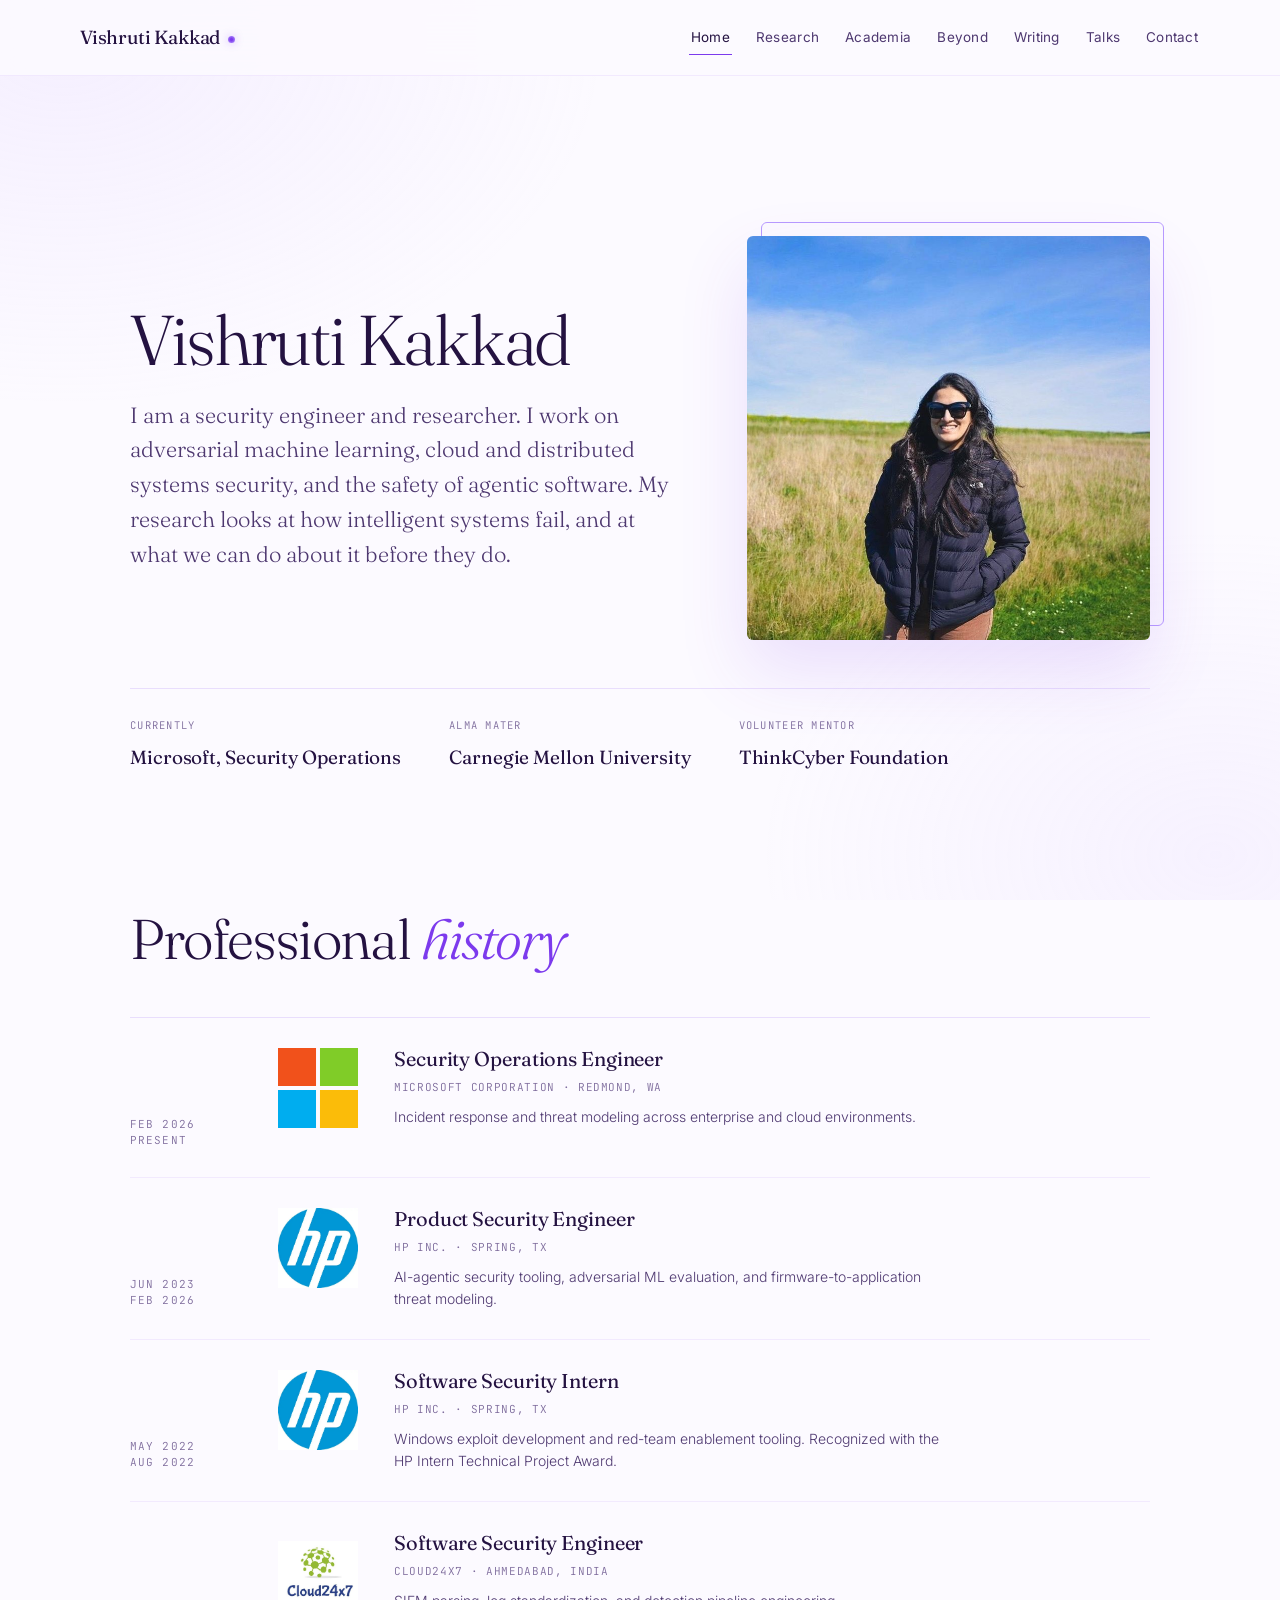
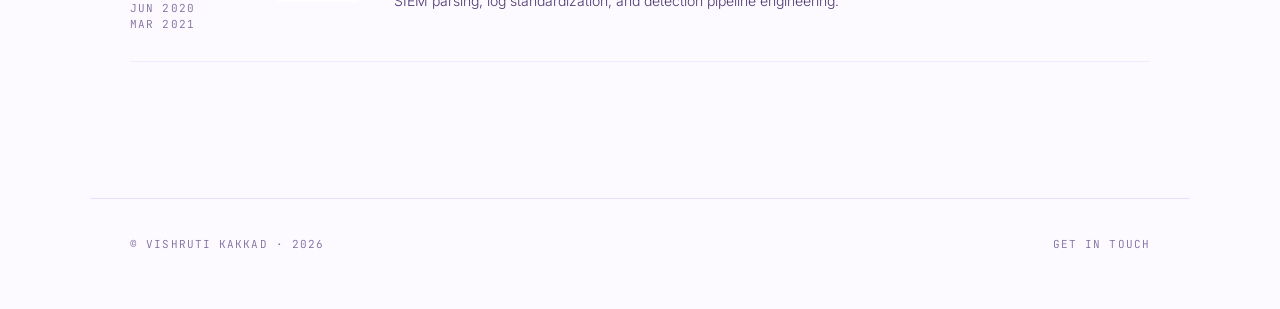
<file: index.html>
<!doctype html>
<html lang="en">
<head>
  <meta charset="utf-8" />
  <meta name="viewport" content="width=device-width, initial-scale=1" />
  <title>Vishruti Kakkad</title>
  <meta name="description" content="Security engineer and researcher working on AI/ML security, cryptography, and the places they meet." />
  <meta name="theme-color" content="#fcfaff" />
  <link rel="stylesheet" href="assets/style.css" />
</head>
<body class="page-clean">

<header class="site-header">
  <div class="header-inner">
    <a class="brand" href="index.html">
      Vishruti Kakkad<span class="blossom" aria-hidden="true"></span>
    </a>
    <button class="menu-toggle" id="menuToggle" aria-label="Toggle menu">Menu</button>
    <nav class="nav-main" id="navMain">
      <a href="index.html" class="active">Home</a>
      <a href="work.html">Research</a>
      <a href="academia.html">Academia</a>
      <a href="beyond.html">Beyond</a>
      <a href="ideas.html">Writing</a>
      <a href="presence.html">Talks</a>
      <a href="contact.html">Contact</a>
    </nav>
  </div>
</header>

<main>

  <section class="hero-pad">
    <div class="hero-split">
      <div class="hero-text">

        <h1 class="display">
          Vishruti Kakkad
        </h1>

        <p class="lede">
          I am a security engineer and researcher. I work on adversarial machine learning, cloud and distributed systems security, and the safety of agentic software. My research looks at how intelligent systems fail, and at what we can do about it before they do.
        </p>
      </div>

      <div class="hero-photo">
        <img src="assets/portrait.jpg" alt="Vishruti Kakkad" />
      </div>
    </div>

    <div class="hero-meta">
      <div>Currently<b>Microsoft, Security Operations</b></div>
      <div>Alma mater<b>Carnegie Mellon University</b></div>
      <div>Volunteer mentor<b>ThinkCyber Foundation</b></div>
    </div>
  </section>

  <section style="margin-top: 96px;">
    <h2 class="display">Professional <em>history</em></h2>

    <ul class="events" style="margin-top: 48px;">

      <li class="event">
        <div class="edate">Feb 2026<br>Present</div>
        <div class="ebody">
          <div class="eorg">
            <img class="eorg-logo" src="assets/logos/microsoft.svg" alt="Microsoft" onerror="this.style.display='none'" />
            <div class="eorg-content">
              <h3>Security Operations Engineer</h3>
              <div class="evenue">Microsoft Corporation &middot; Redmond, WA</div>
              <div class="enote">
            Incident response and threat modeling across enterprise and cloud environments.
          </div>
            </div>
          </div>
        </div>
      </li>

      <li class="event">
        <div class="edate">Jun 2023<br>Feb 2026</div>
        <div class="ebody">
          <div class="eorg">
            <img class="eorg-logo" src="assets/logos/hp.webp" alt="HP Inc." onerror="this.style.display='none'" />
            <div class="eorg-content">
              <h3>Product Security Engineer</h3>
              <div class="evenue">HP Inc. &middot; Spring, TX</div>
              <div class="enote">
            AI-agentic security tooling, adversarial ML evaluation, and firmware-to-application threat modeling.
          </div>
            </div>
          </div>
        </div>
      </li>

      <li class="event">
        <div class="edate">May 2022<br>Aug 2022</div>
        <div class="ebody">
          <div class="eorg">
            <img class="eorg-logo" src="assets/logos/hp.webp" alt="HP Inc." onerror="this.style.display='none'" />
            <div class="eorg-content">
              <h3>Software Security Intern</h3>
              <div class="evenue">HP Inc. &middot; Spring, TX</div>
              <div class="enote">
            Windows exploit development and red-team enablement tooling. Recognized with the HP Intern Technical Project Award.
          </div>
            </div>
          </div>
        </div>
      </li>

      <li class="event">
        <div class="edate">Jun 2020<br>Mar 2021</div>
        <div class="ebody">
          <div class="eorg">
            <img class="eorg-logo" src="assets/logos/cloud24x7.png" alt="Cloud24x7" onerror="this.style.display='none'" />
            <div class="eorg-content">
              <h3>Software Security Engineer</h3>
              <div class="evenue">Cloud24x7 &middot; Ahmedabad, India</div>
              <div class="enote">
                SIEM parsing, log standardization, and detection pipeline engineering.
              </div>
            </div>
          </div>
        </div>
      </li>

    </ul>
  </section>

</main>

<footer class="site-footer">
  <div>&copy; Vishruti Kakkad &middot; 2026</div>
  <div><a href="contact.html">Get in touch</a></div>
</footer>

<script src="assets/app.js"></script>
</body>
</html>
</file>
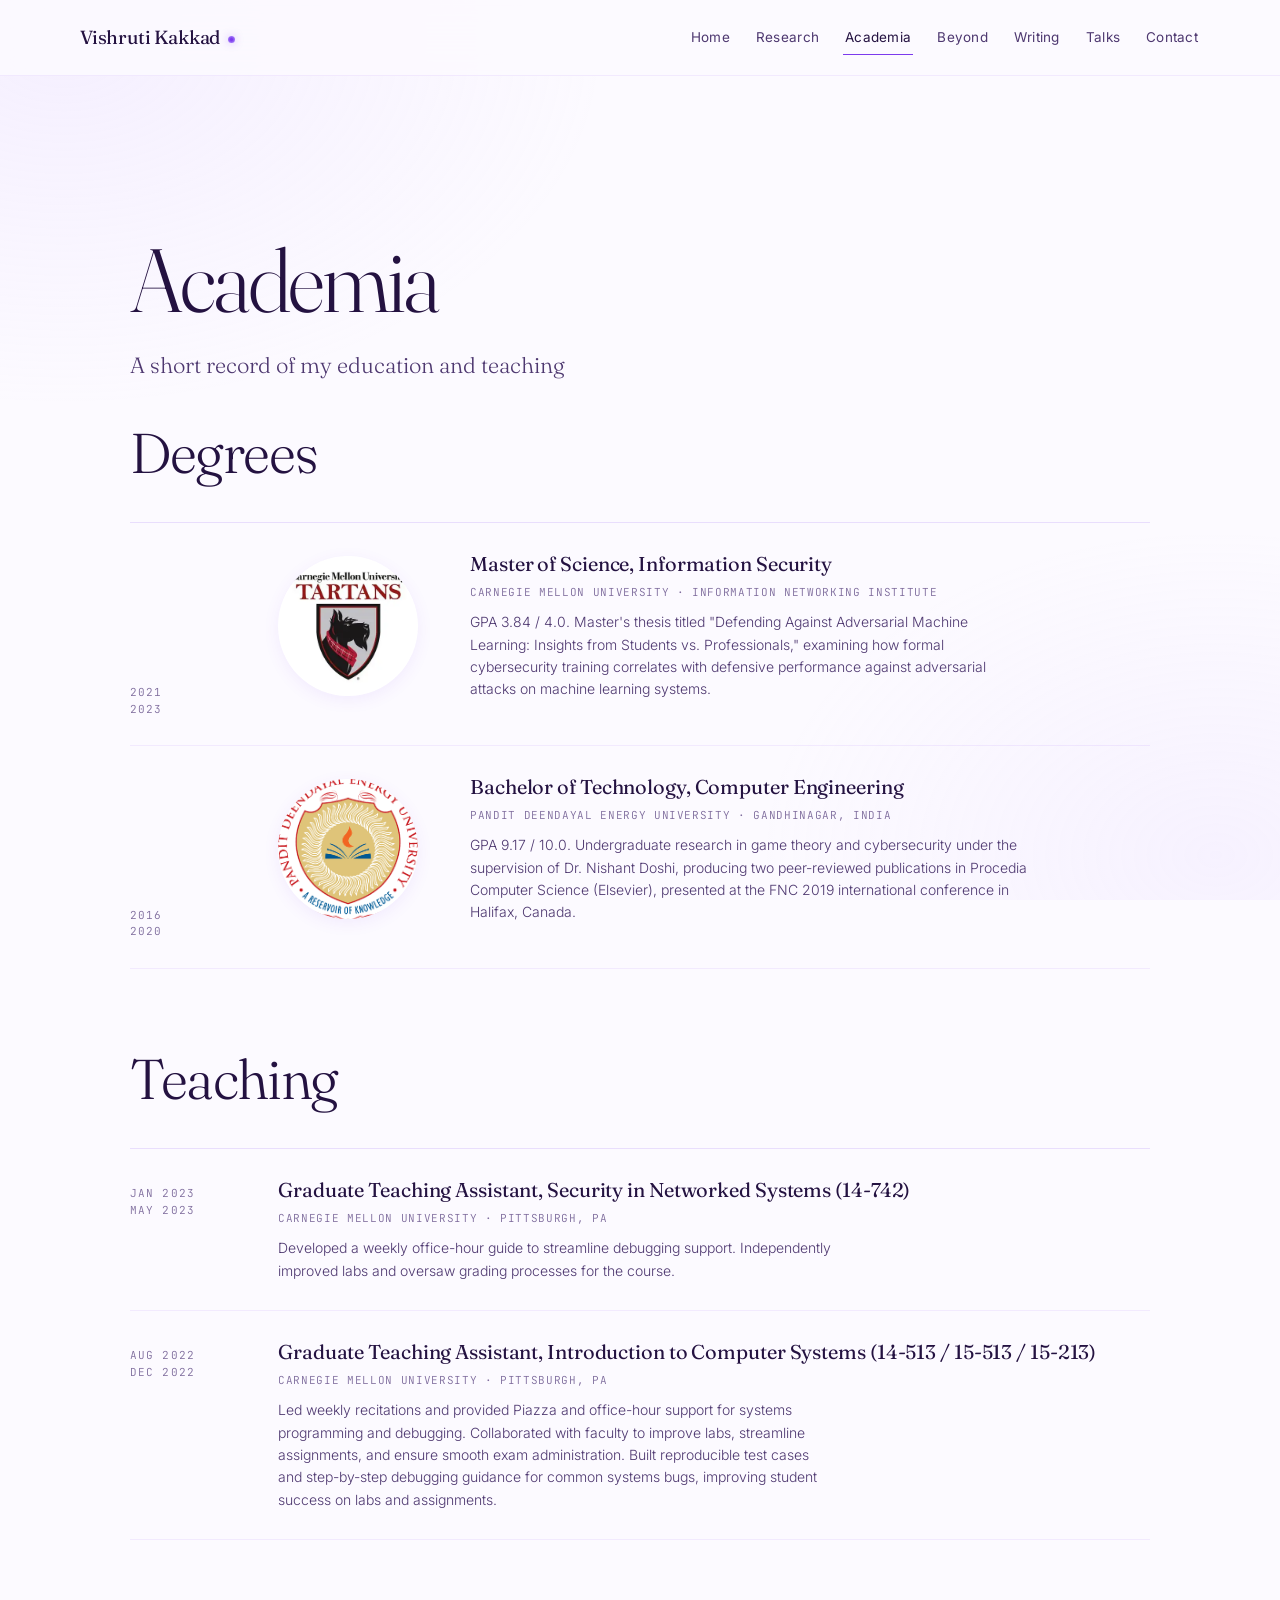
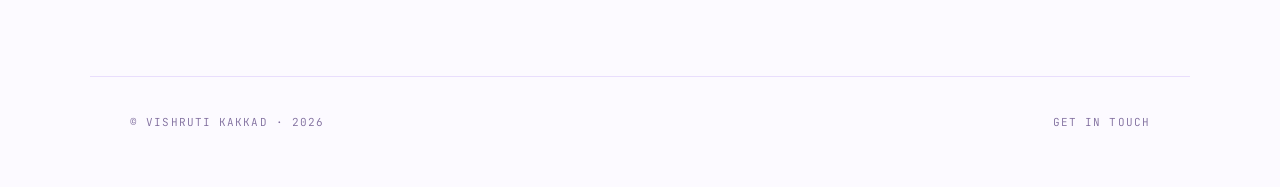
<file: academia.html>
<!doctype html>
<html lang="en">
<head>
  <meta charset="utf-8" />
  <meta name="viewport" content="width=device-width, initial-scale=1" />
  <title>Academia &middot; Vishruti Kakkad</title>
  <meta name="description" content="Graduate and undergraduate training, teaching, and research mentorship." />
  <meta name="theme-color" content="#fcfaff" />
  <link rel="stylesheet" href="assets/style.css" />
</head>
<body class="page-clean page-academia">

<header class="site-header">
  <div class="header-inner">
    <a class="brand" href="index.html">
      Vishruti Kakkad<span class="blossom" aria-hidden="true"></span>
    </a>
    <button class="menu-toggle" id="menuToggle" aria-label="Toggle menu">Menu</button>
    <nav class="nav-main" id="navMain">
      <a href="index.html">Home</a>
      <a href="work.html">Research</a>
      <a href="academia.html" class="active">Academia</a>
      <a href="beyond.html">Beyond</a>
      <a href="ideas.html">Writing</a>
      <a href="presence.html">Talks</a>
      <a href="contact.html">Contact</a>
    </nav>
  </div>
</header>

<main>

  <section class="hero-pad" style="padding-bottom: 40px;">
    <h1 class="display">Academia</h1>
    <p class="lede">
      A short record of my education and teaching
    </p>
  </section>

  <section>
    <h2 class="display">Degrees</h2>

    <ul class="events" style="margin-top: 40px;">

      <li class="event">
        <div class="edate">2021<br>2023</div>
        <div class="ebody">
          <div class="eorg">
            <img class="eorg-logo" src="assets/logos/cmu.webp" alt="Carnegie Mellon University" onerror="this.style.display='none'" />
            <div class="eorg-content">
              <h3>Master of Science, Information Security</h3>
              <div class="evenue">Carnegie Mellon University &middot; Information Networking Institute</div>
              <div class="enote">
                GPA 3.84 / 4.0. Master's thesis titled "Defending Against Adversarial Machine Learning: Insights from Students vs. Professionals," examining how formal cybersecurity training correlates with defensive performance against adversarial attacks on machine learning systems.
              </div>
            </div>
          </div>
        </div>
      </li>

      <li class="event">
        <div class="edate">2016<br>2020</div>
        <div class="ebody">
          <div class="eorg">
            <img class="eorg-logo" src="assets/logos/pdeu.png" alt="Pandit Deendayal Energy University" onerror="this.style.display='none'" />
            <div class="eorg-content">
              <h3>Bachelor of Technology, Computer Engineering</h3>
              <div class="evenue">Pandit Deendayal Energy University &middot; Gandhinagar, India</div>
              <div class="enote">
            GPA 9.17 / 10.0. Undergraduate research in game theory and cybersecurity under the supervision of Dr. Nishant Doshi, producing two peer-reviewed publications in Procedia Computer Science (Elsevier), presented at the FNC 2019 international conference in Halifax, Canada.
          </div>
            </div>
          </div>
        </div>
      </li>

    </ul>
  </section>

  <section style="margin-top: 80px;">
    <h2 class="display">Teaching</h2>

    <ul class="events" style="margin-top: 40px;">

      <li class="event">
        <div class="edate">Jan 2023<br>May 2023</div>
        <div class="ebody">
          <h3>Graduate Teaching Assistant, Security in Networked Systems (14-742)</h3>
          <div class="evenue">Carnegie Mellon University &middot; Pittsburgh, PA</div>
          <div class="enote">
            Developed a weekly office-hour guide to streamline debugging support. Independently improved labs and oversaw grading processes for the course.
          </div>
        </div>
      </li>

      <li class="event">
        <div class="edate">Aug 2022<br>Dec 2022</div>
        <div class="ebody">
          <h3>Graduate Teaching Assistant, Introduction to Computer Systems (14-513 / 15-513 / 15-213)</h3>
          <div class="evenue">Carnegie Mellon University &middot; Pittsburgh, PA</div>
          <div class="enote">
            Led weekly recitations and provided Piazza and office-hour support for systems programming and debugging. Collaborated with faculty to improve labs, streamline assignments, and ensure smooth exam administration. Built reproducible test cases and step-by-step debugging guidance for common systems bugs, improving student success on labs and assignments.
          </div>
        </div>
      </li>

    </ul>
  </section>

</main>

<footer class="site-footer">
  <div>&copy; Vishruti Kakkad &middot; 2026</div>
  <div><a href="contact.html">Get in touch</a></div>
</footer>

<script src="assets/app.js"></script>
</body>
</html>
</file>
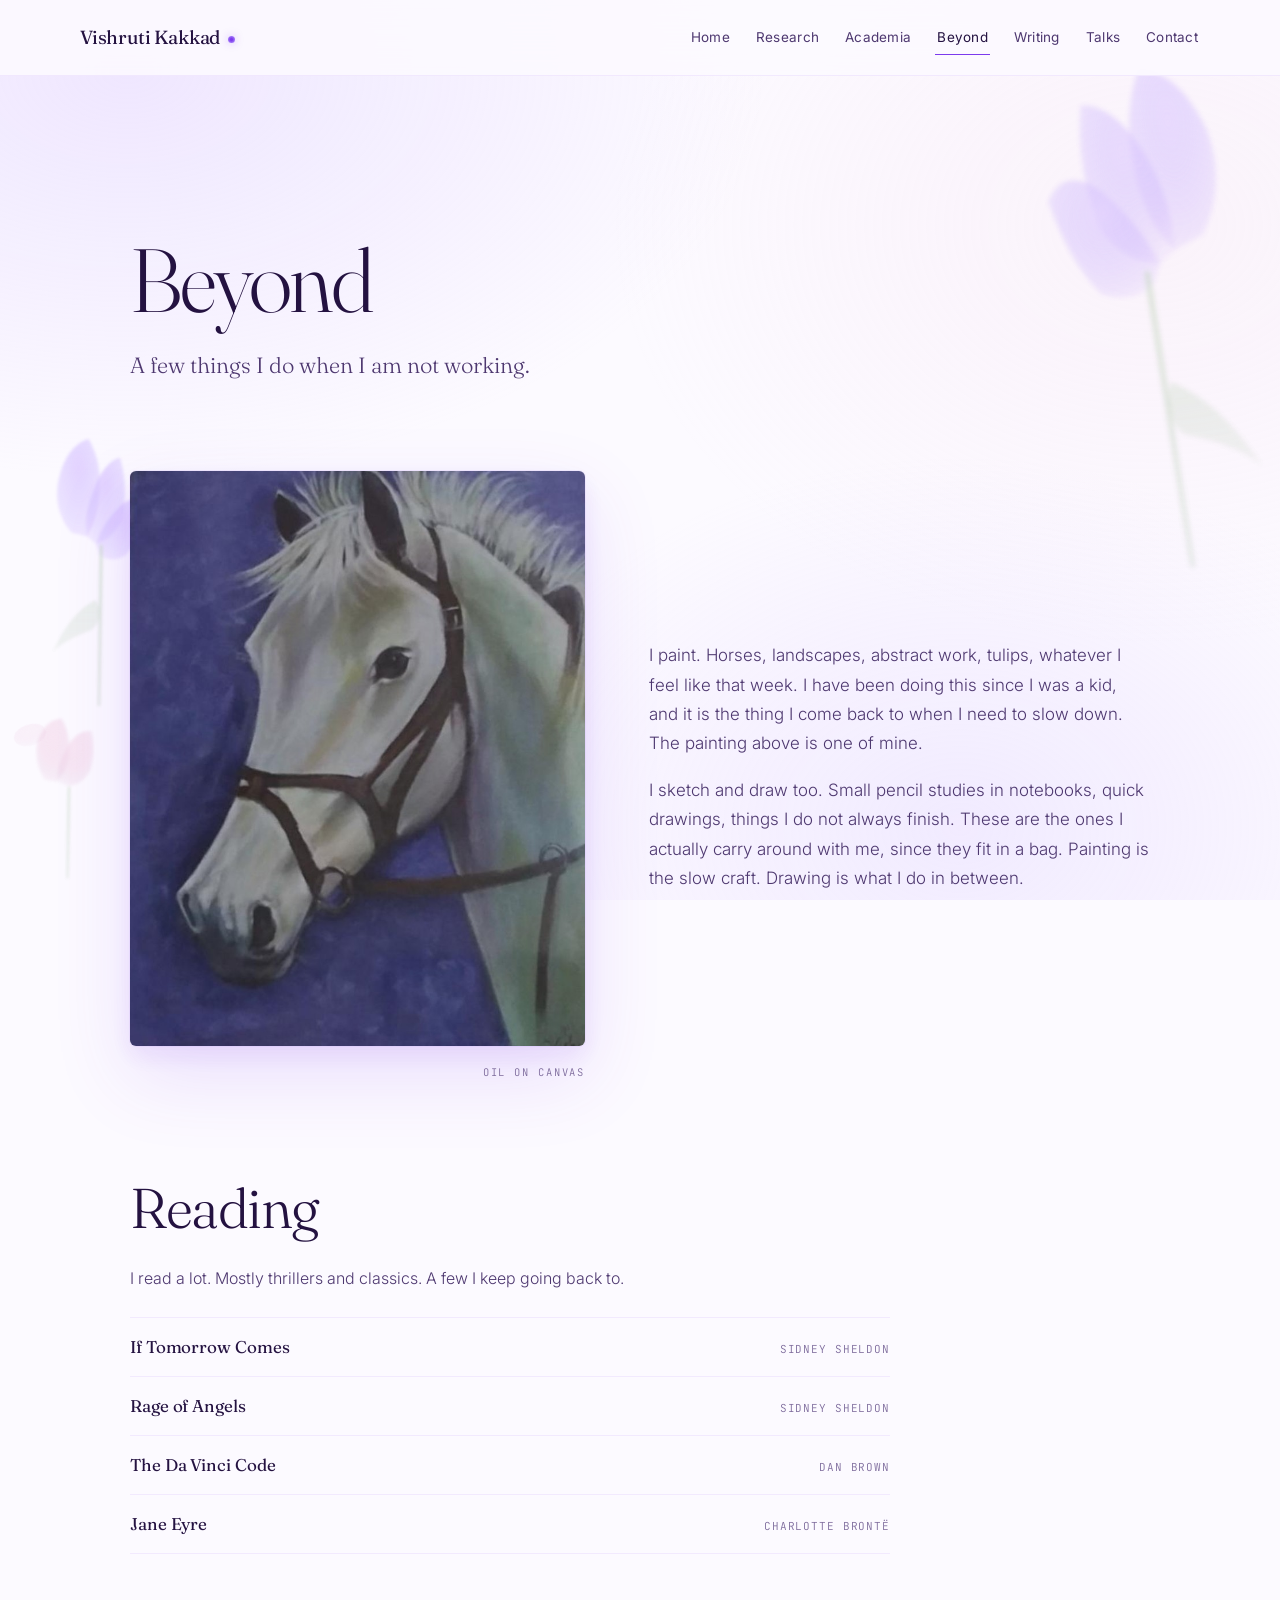
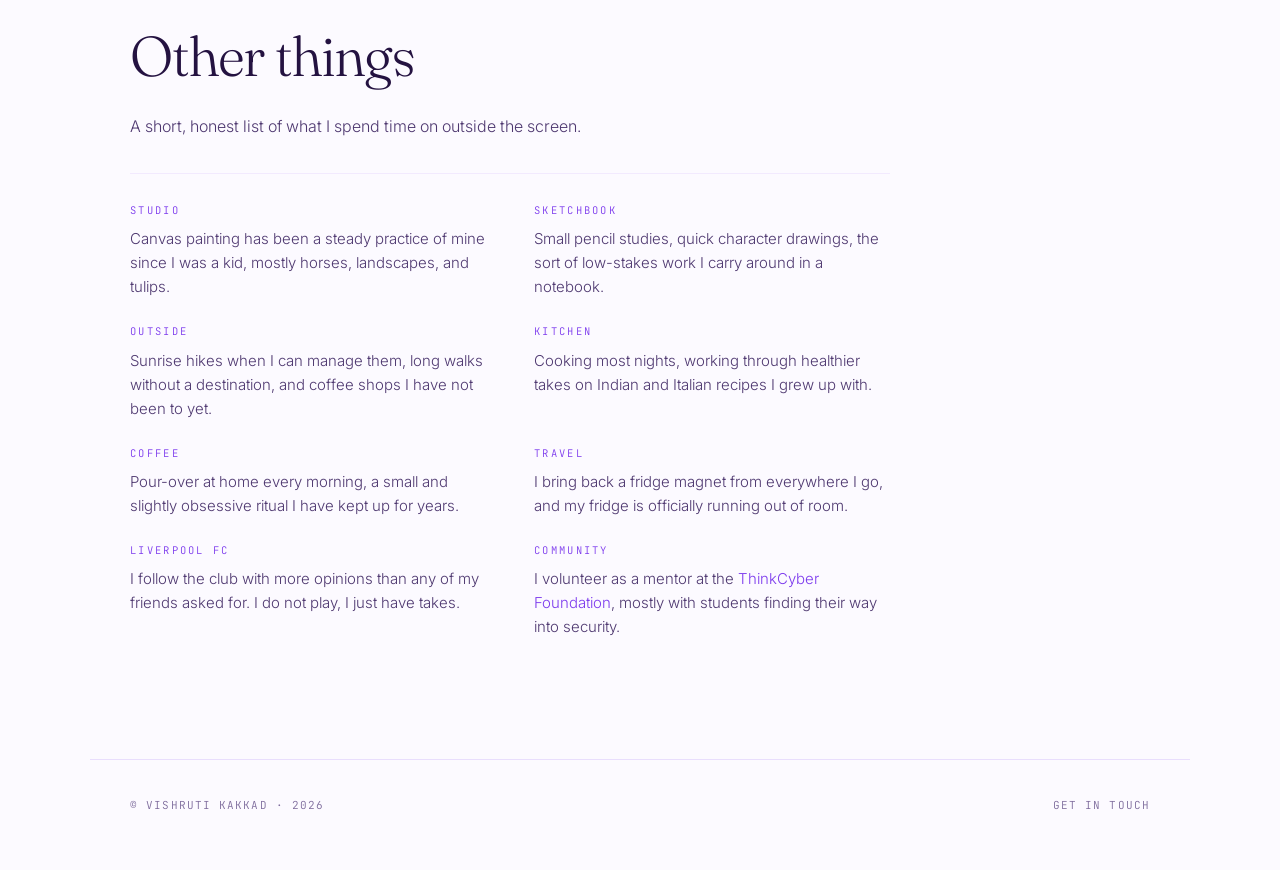
<file: beyond.html>
<!doctype html>
<html lang="en">
<head>
  <meta charset="utf-8" />
  <meta name="viewport" content="width=device-width, initial-scale=1" />
  <title>Beyond &middot; Vishruti Kakkad</title>
  <meta name="description" content="What happens when the screen gets too loud." />
  <meta name="theme-color" content="#fcfaff" />
  <link rel="stylesheet" href="assets/style.css" />
</head>
<body class="page-airy">

<div class="bgwash" aria-hidden="true"></div>
<img class="tulip-bg bottom-left" src="assets/tulips-cluster.svg" alt="" aria-hidden="true" />
<img class="tulip-bg right-top" src="assets/tulip-single.svg" alt="" aria-hidden="true" />

<header class="site-header">
  <div class="header-inner">
    <a class="brand" href="index.html">
      Vishruti Kakkad<span class="blossom" aria-hidden="true"></span>
    </a>
    <button class="menu-toggle" id="menuToggle" aria-label="Toggle menu">Menu</button>
    <nav class="nav-main" id="navMain">
      <a href="index.html">Home</a>
      <a href="work.html">Research</a>
      <a href="academia.html">Academia</a>
      <a href="beyond.html" class="active">Beyond</a>
      <a href="ideas.html">Writing</a>
      <a href="presence.html">Talks</a>
      <a href="contact.html">Contact</a>
    </nav>
  </div>
</header>

<main>

  <section class="hero-pad" style="padding-bottom: 48px;">
    <h1 class="display">Beyond</h1>
    <p class="lede">
      A few things I do when I am not working.
    </p>
  </section>

  <section>
    <div class="beyond-layout">
      <div class="painting-wrap">
        <img src="assets/painting.jpg" alt="A white horse painted in oils on a violet background." />
        <div class="caption">Oil on canvas</div>
      </div>

      <div class="outside-text">
        <p class="body">
          I paint. Horses, landscapes, abstract work, tulips, whatever I feel like that week. I have been doing this since I was a kid, and it is the thing I come back to when I need to slow down. The painting above is one of mine.
        </p>
        <p class="body">
          I sketch and draw too. Small pencil studies in notebooks, quick drawings, things I do not always finish. These are the ones I actually carry around with me, since they fit in a bag. Painting is the slow craft. Drawing is what I do in between.
        </p>
      </div>
    </div>
  </section>

  <section style="margin-top: 96px;">
    <div class="bio-content" style="max-width: 760px;">

      <h2 class="display">Reading</h2>

      <p class="body">
        I read a lot. Mostly thrillers and classics. A few I keep going back to.
      </p>

      <div class="books" style="margin-top: 24px;">
        <div class="book">
          <div class="btitle">If Tomorrow Comes</div>
          <div class="bauthor">Sidney Sheldon</div>
        </div>
        <div class="book">
          <div class="btitle">Rage of Angels</div>
          <div class="bauthor">Sidney Sheldon</div>
        </div>
        <div class="book">
          <div class="btitle">The Da Vinci Code</div>
          <div class="bauthor">Dan Brown</div>
        </div>
        <div class="book">
          <div class="btitle">Jane Eyre</div>
          <div class="bauthor">Charlotte Bront&euml;</div>
        </div>
      </div>

      <h2 class="display" style="margin-top: 72px;">Other things</h2>

      <p class="body">
        A short, honest list of what I spend time on outside the screen.
      </p>

      <dl class="hobby-list">
        <div class="hobby-item">
          <dt>Studio</dt>
          <dd>Canvas painting has been a steady practice of mine since I was a kid, mostly horses, landscapes, and tulips.</dd>
        </div>
        <div class="hobby-item">
          <dt>Sketchbook</dt>
          <dd>Small pencil studies, quick character drawings, the sort of low-stakes work I carry around in a notebook.</dd>
        </div>
        <div class="hobby-item">
          <dt>Outside</dt>
          <dd>Sunrise hikes when I can manage them, long walks without a destination, and coffee shops I have not been to yet.</dd>
        </div>
        <div class="hobby-item">
          <dt>Kitchen</dt>
          <dd>Cooking most nights, working through healthier takes on Indian and Italian recipes I grew up with.</dd>
        </div>
        <div class="hobby-item">
          <dt>Coffee</dt>
          <dd>Pour-over at home every morning, a small and slightly obsessive ritual I have kept up for years.</dd>
        </div>
        <div class="hobby-item">
          <dt>Travel</dt>
          <dd>I bring back a fridge magnet from everywhere I go, and my fridge is officially running out of room.</dd>
        </div>
        <div class="hobby-item">
          <dt>Liverpool FC</dt>
          <dd>I follow the club with more opinions than any of my friends asked for. I do not play, I just have takes.</dd>
        </div>
        <div class="hobby-item">
          <dt>Community</dt>
          <dd>I volunteer as a mentor at the <a href="https://thinkcyberfoundation.org/research/" target="_blank" rel="noopener">ThinkCyber Foundation</a>, mostly with students finding their way into security.</dd>
        </div>
      </dl>

    </div>
  </section>

</main>

<footer class="site-footer">
  <div>&copy; Vishruti Kakkad &middot; 2026</div>
  <div><a href="contact.html">Get in touch</a></div>
</footer>

<script src="assets/app.js"></script>
</body>
</html>
</file>
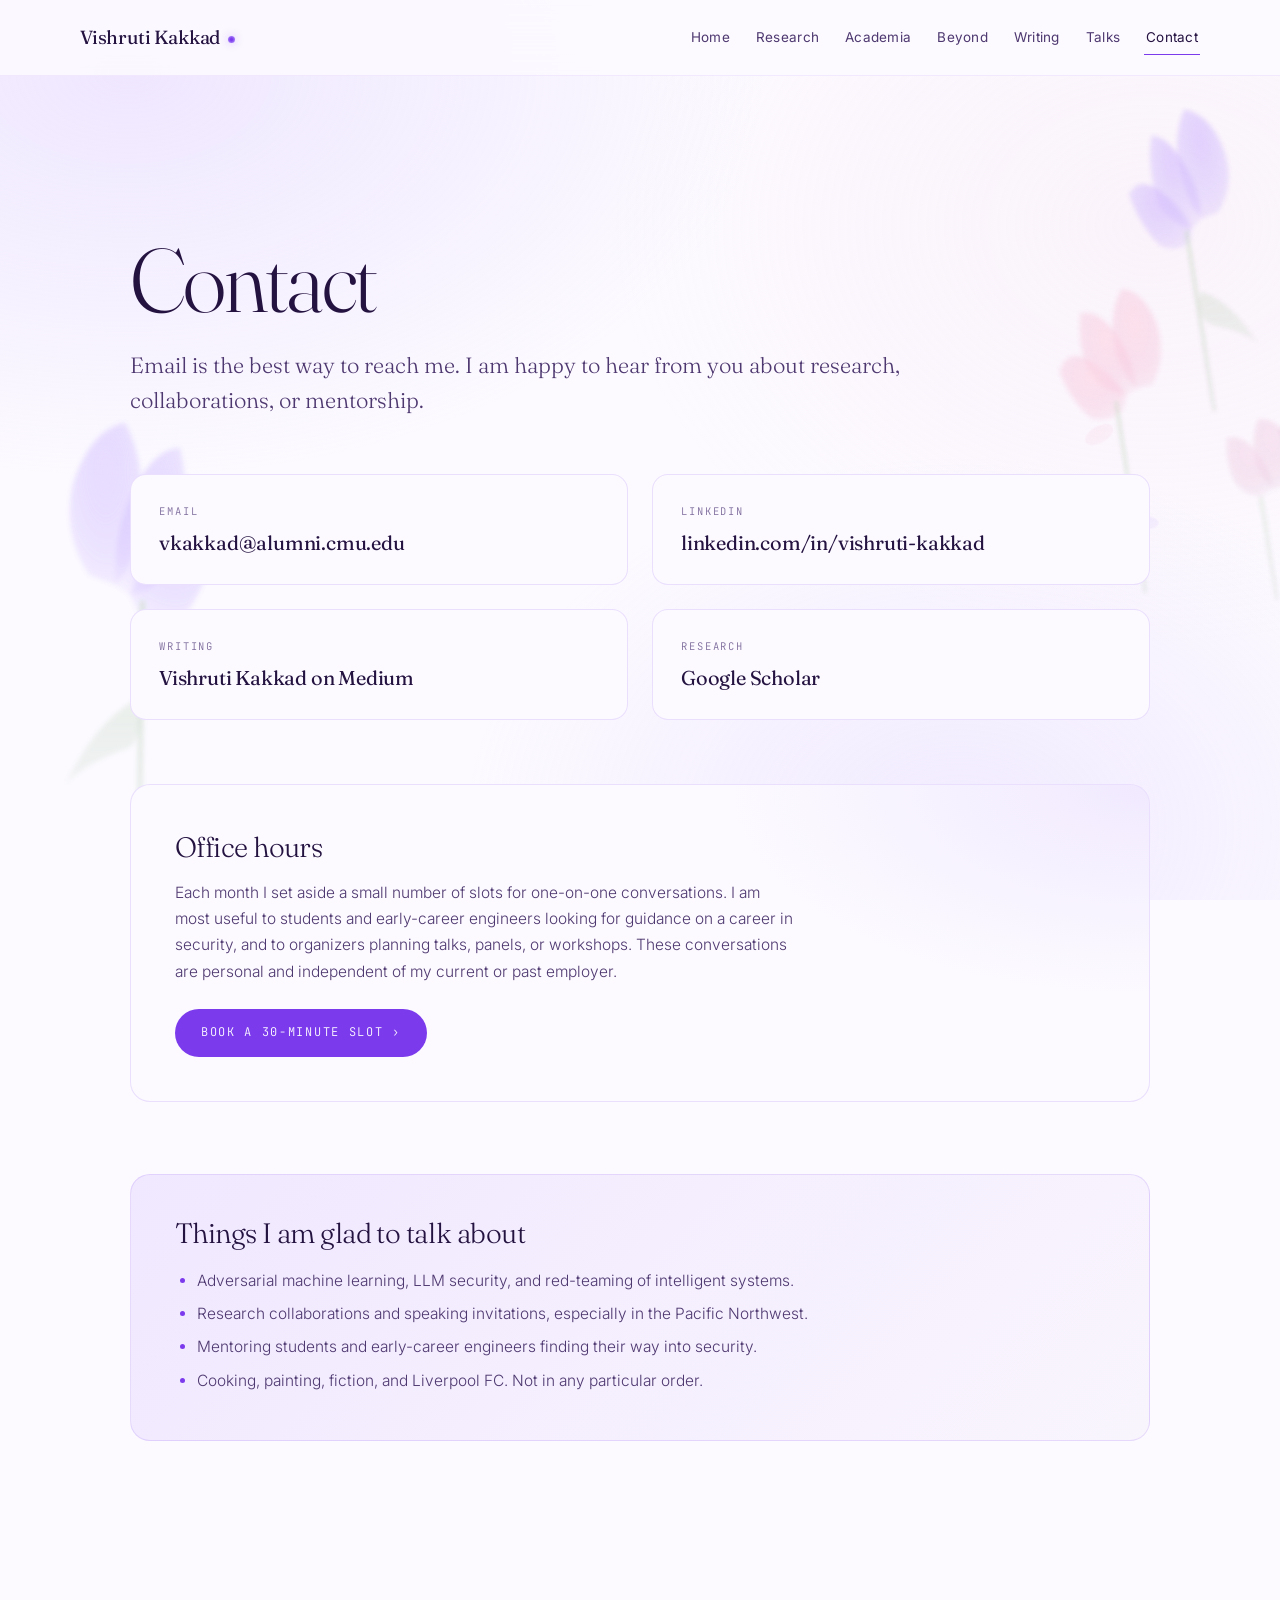
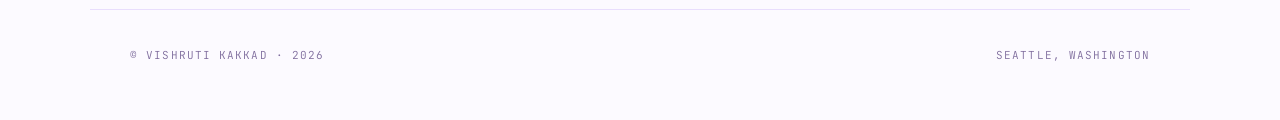
<file: contact.html>
<!doctype html>
<html lang="en">
<head>
  <meta charset="utf-8" />
  <meta name="viewport" content="width=device-width, initial-scale=1" />
  <title>Contact &middot; Vishruti Kakkad</title>
  <meta name="description" content="Open to conversations about security research, mentoring, and interesting problems." />
  <meta name="theme-color" content="#fcfaff" />
  <link rel="stylesheet" href="assets/style.css" />
</head>
<body class="page-airy">

<div class="bgwash" aria-hidden="true"></div>
<img class="tulip-bg right-top" src="assets/tulips-cluster.svg" alt="" aria-hidden="true" />
<img class="tulip-bg bottom-left" src="assets/tulip-single.svg" alt="" aria-hidden="true" />

<header class="site-header">
  <div class="header-inner">
    <a class="brand" href="index.html">
      Vishruti Kakkad<span class="blossom" aria-hidden="true"></span>
    </a>
    <button class="menu-toggle" id="menuToggle" aria-label="Toggle menu">Menu</button>
    <nav class="nav-main" id="navMain">
      <a href="index.html">Home</a>
      <a href="work.html">Research</a>
      <a href="academia.html">Academia</a>
      <a href="beyond.html">Beyond</a>
      <a href="ideas.html">Writing</a>
      <a href="presence.html">Talks</a>
      <a href="contact.html" class="active">Contact</a>
    </nav>
  </div>
</header>

<main>

  <section class="hero-pad" style="padding-bottom: 48px;">
    <h1 class="display contact-hero">Contact</h1>
    <p class="lede">
      Email is the best way to reach me. I am happy to hear from you about research, collaborations, or mentorship.
    </p>

    <div class="contact-methods">

      <a class="contact-card" href="mailto:vkakkad@alumni.cmu.edu">
        <div class="cc-label">Email</div>
        <div class="cc-value">vkakkad@alumni.cmu.edu</div>
      </a>

      <a class="contact-card" href="https://www.linkedin.com/in/vishruti-kakkad" target="_blank" rel="noopener">
        <div class="cc-label">LinkedIn</div>
        <div class="cc-value">linkedin.com/in/vishruti-kakkad</div>
      </a>

      <a class="contact-card" href="https://vishruti-kakkad.medium.com/" target="_blank" rel="noopener">
        <div class="cc-label">Writing</div>
        <div class="cc-value">Vishruti Kakkad on Medium</div>
      </a>

      <a class="contact-card" href="https://scholar.google.com/citations?user=t41-zlAAAAAJ" target="_blank" rel="noopener">
        <div class="cc-label">Research</div>
        <div class="cc-value">Google Scholar</div>
      </a>

    </div>

    <div class="booking">
      <div class="booking-inner">
        <h3>Office hours</h3>
        <p>
          Each month I set aside a small number of slots for one-on-one conversations. I am most useful to students and early-career engineers looking for guidance on a career in security, and to organizers planning talks, panels, or workshops. These conversations are personal and independent of my current or past employer.
        </p>
        <a class="booking-cta" href="https://calendly.com/vishrutikakkad/vishruti-kakkad-meeting-slot" target="_blank" rel="noopener">
          Book a 30-minute slot &rsaquo;
        </a>
      </div>
    </div>

    <div class="open-to">
      <h3>Things I am glad to talk about</h3>
      <ul>
        <li>Adversarial machine learning, LLM security, and red-teaming of intelligent systems.</li>
        <li>Research collaborations and speaking invitations, especially in the Pacific Northwest.</li>
        <li>Mentoring students and early-career engineers finding their way into security.</li>
        <li>Cooking, painting, fiction, and Liverpool FC. Not in any particular order.</li>
      </ul>
    </div>
  </section>

</main>

<footer class="site-footer">
  <div>&copy; Vishruti Kakkad &middot; 2026</div>
  <div>Seattle, Washington</div>
</footer>

<script src="assets/app.js"></script>
</body>
</html>
</file>
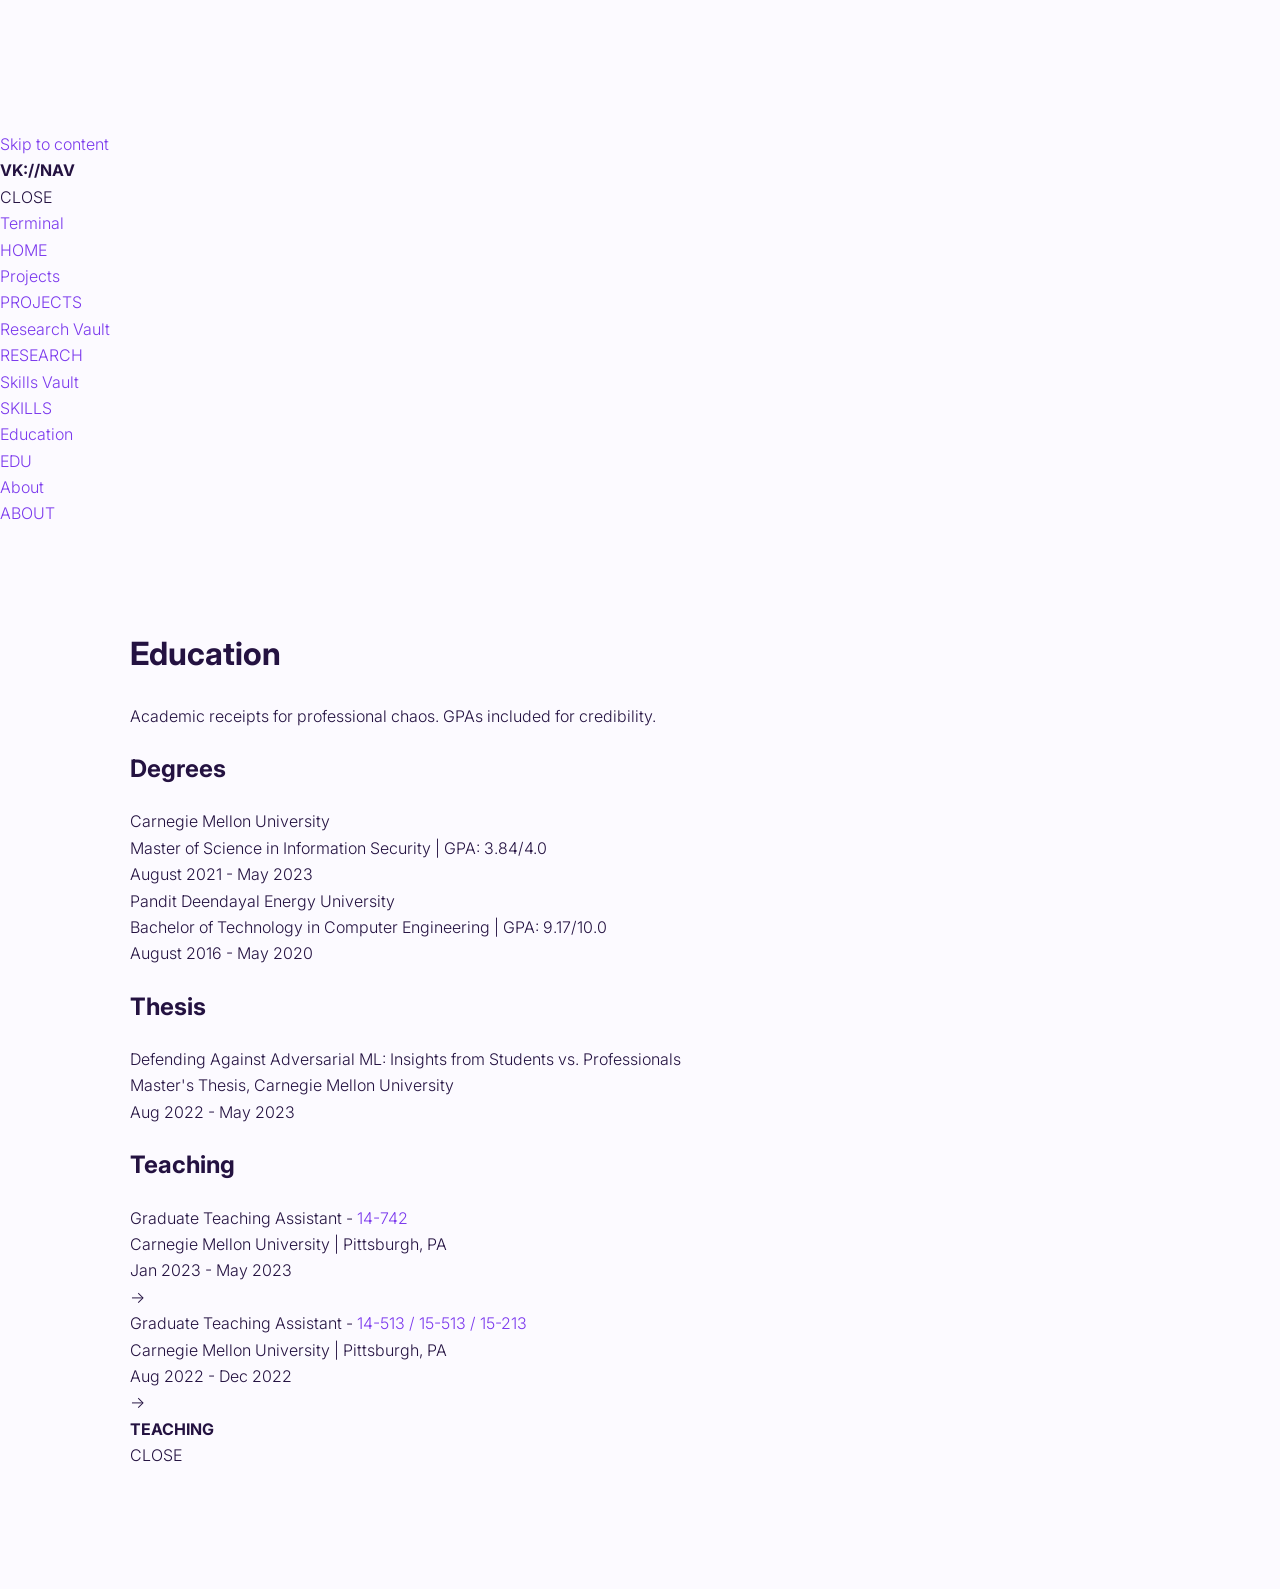
<file: education.html>
<!doctype html>
<html lang="en">
<head>
  <meta charset="utf-8" />
  <meta name="viewport" content="width=device-width, initial-scale=1" />
  <title>Education - Vishruti Kakkad</title>
  <meta name="theme-color" content="#050912" />
  <meta name="color-scheme" content="dark" />
  <link rel="stylesheet" href="assets/style.css" />
</head>
<body>
<a class="skip" href="#content">Skip to content</a>
<canvas id="fx" aria-hidden="true"></canvas>
<div class="overlay" aria-hidden="true"></div>

<div class="sidemenu" aria-label="Side menu">
  <div class="burger" role="button" aria-label="Open menu" tabindex="0">
    <div class="lines" aria-hidden="true"><span></span><span></span><span></span></div>
  </div>
</div>

<div class="navdrawer" aria-hidden="true">
  <div class="backdrop"></div>
  <div class="panel" role="dialog" aria-label="Navigation">
    <div class="head">
      <b>VK://NAV</b>
      <div class="x">CLOSE</div>
    </div>
    <div class="links">

      <a class="navitem" href="index.html"><div class="left">Terminal</div><div class="tag">HOME</div></a>
      <a class="navitem" href="projects.html"><div class="left">Projects</div><div class="tag">PROJECTS</div></a>
      <a class="navitem" href="publications.html"><div class="left">Research Vault</div><div class="tag">RESEARCH</div></a>
      <a class="navitem" href="research.html"><div class="left">Skills Vault</div><div class="tag">SKILLS</div></a>
      <a class="navitem" href="education.html"><div class="left">Education</div><div class="tag">EDU</div></a>
      <a class="navitem" href="about.html"><div class="left">About</div><div class="tag">ABOUT</div></a>

</div>
  </div>
</div>
<main id="content" class="wrap">

<div class="panelcard">
  <div class="inner">
    <h1>Education</h1>
    <div class="sub">Academic receipts for professional chaos. GPAs included for credibility.</div>

    <div class="section">
      <h2>Degrees</h2>
      <div class="cards">
        
        <div class="card">
          <div class="pad">
            <div class="card-title">Carnegie Mellon University</div>
            <div class="card-meta">Master of Science in Information Security | GPA: 3.84/4.0</div>
            <div class="card-subtitle">August 2021 - May 2023</div>
          </div>
        </div>

        <div class="card">
          <div class="pad">
            <div class="card-title">Pandit Deendayal Energy University</div>
            <div class="card-meta">Bachelor of Technology in Computer Engineering | GPA: 9.17/10.0</div>
            <div class="card-subtitle">August 2016 - May 2020</div>
          </div>
        </div>

      </div>
    </div>

    <div class="section">
      <h2>Thesis</h2>
      <div class="cards">
        
        <div class="card">
          <div class="pad">
            <div class="card-title">Defending Against Adversarial ML: Insights from Students vs. Professionals</div>
            <div class="card-meta">Master's Thesis, Carnegie Mellon University</div>
            <div class="card-subtitle">Aug 2022 - May 2023</div>
          </div>
        </div>

      </div>
    </div>

    <div class="section">
      <h2>Teaching</h2>
      <div class="cards">
        
        <div class="card" onclick="openTeachingModal('14-742')" style="cursor: pointer;">
          <div class="pad">
            <div class="card-title">Graduate Teaching Assistant - <a href="https://www.cs.cmu.edu/~jrs/courses/14-742/" target="_blank" rel="noopener" onclick="event.stopPropagation();">14-742</a></div>
            <div class="card-meta">Carnegie Mellon University | Pittsburgh, PA</div>
            <div class="card-subtitle">Jan 2023 - May 2023</div>
            <div class="card-arrow">→</div>
          </div>
        </div>

        <div class="card" onclick="openTeachingModal('15-213')" style="cursor: pointer;">
          <div class="pad">
            <div class="card-title">Graduate Teaching Assistant - <a href="https://www.cs.cmu.edu/~213/" target="_blank" rel="noopener" onclick="event.stopPropagation();">14-513 / 15-513 / 15-213</a></div>
            <div class="card-meta">Carnegie Mellon University | Pittsburgh, PA</div>
            <div class="card-subtitle">Aug 2022 - Dec 2022</div>
            <div class="card-arrow">→</div>
          </div>
        </div>

      </div>
    </div>

  </div>
</div>

<!-- Teaching modal -->
<div class="modal" id="teachingModal" aria-hidden="true">
  <div class="backdrop"></div>
  <div class="panel">
    <div class="head">
      <div>
        <b id="tTitle">TEACHING</b>
        <div class="dim" id="tSub"></div>
      </div>
      <div class="x" id="tClose">CLOSE</div>
    </div>
    <div class="body" id="tBody">
      <!-- injected -->
    </div>
  </div>
</div>

</main>

<script src="assets/data.js"></script>
<script src="assets/app.js"></script>

<script>
const TEACHING_DATA = {
  '14-742': {
    title: 'Graduate Teaching Assistant - 14-742',
    subtitle: 'Carnegie Mellon University | Pittsburgh, PA',
    date: 'Jan 2023 - May 2023',
    url: 'https://www.cs.cmu.edu/~jrs/courses/14-742/',
    bullets: [
      'Created and maintained a "quick access guide" for weekly office hours to streamline debugging and troubleshooting',
      'Independently improved labs and oversaw grading processes with high reliability'
    ]
  },
  '15-213': {
    title: 'Graduate Teaching Assistant - 14-513 / 15-513 / 15-213',
    subtitle: 'Carnegie Mellon University | Pittsburgh, PA',
    date: 'Aug 2022 - Dec 2022',
    url: 'https://www.cs.cmu.edu/~213/',
    bullets: [
      'Led recitations and provided Piazza and office-hour support for systems programming and debugging',
      'Collaborated with faculty to improve labs, streamline assignments, and ensure smooth exam administration'
    ]
  }
};

const teachingModal = document.getElementById('teachingModal');
const tTitle = document.getElementById('tTitle');
const tSub = document.getElementById('tSub');
const tBody = document.getElementById('tBody');
const tClose = document.getElementById('tClose');

function openTeachingModal(key) {
  const data = TEACHING_DATA[key];
  if (!data) return;
  
  tTitle.textContent = data.title;
  tSub.textContent = `${data.subtitle} • ${data.date}`;
  tBody.innerHTML = `
    <div class="modal-content">
      <h3>Responsibilities</h3>
      <ul class="bullets">
        ${data.bullets.map(b => `<li>${b}</li>`).join('')}
      </ul>
      
      <h3>Course Link</h3>
      <div class="chips">
        <a class="pill" href="${data.url}" target="_blank" rel="noopener">VIEW_COURSE</a>
      </div>
    </div>
  `;
  teachingModal.classList.add('open');
  teachingModal.setAttribute('aria-hidden', 'false');
}

function closeTeachingModal() {
  teachingModal.classList.remove('open');
  teachingModal.setAttribute('aria-hidden', 'true');
}

tClose.addEventListener('click', closeTeachingModal);
teachingModal.addEventListener('click', (e) => { if (e.target === teachingModal) closeTeachingModal(); });
window.addEventListener('keydown', (e) => { if (e.key === 'Escape') closeTeachingModal(); });
</script>

<script>
(function(){
  const DATA = window.VK_DATA || {};
  const skills = DATA.skills || {};
  const segGroup = document.getElementById('segGroup');
  const panel = document.getElementById('skillPanel');
  if(!segGroup || !panel) return;

  const CATS = [
    { key: "Security Engineering", short: "ENG", grad: "url(#rg1)", blurb: "Hardening systems, modeling threats, and building detection that survives reality." },
    { key: "Security Tools", short: "TOOLS", grad: "url(#rg2)", blurb: "Platforms and toolchains that turn raw telemetry into decisions." },
    { key: "AI & ML Security", short: "AI", grad: "url(#rg1)", blurb: "Adversarial thinking for models, prompts, RAG, and evaluation harnesses." },
    { key: "Languages", short: "LANG", grad: "url(#rg2)", blurb: "From scripts to low-level, the languages used to ship and to reverse." },
    { key: "Compliance", short: "GRC", grad: "url(#rg1)", blurb: "Controls, audits, and measurable risk reduction (not checkbox theater)." },
  ];

  // Helpers
  function esc(s){ return (s||"").replace(/[&<>"']/g, m => ({'&':'&amp;','<':'&lt;','>':'&gt;','"':'&quot;',"'":'&#39;'}[m])); }

  function polar(cx, cy, r, a){
    const rad = (a-90) * Math.PI/180;
    return { x: cx + r * Math.cos(rad), y: cy + r * Math.sin(rad) };
  }

  function donutPath(cx, cy, rOuter, rInner, a0, a1){
    const p0 = polar(cx, cy, rOuter, a0);
    const p1 = polar(cx, cy, rOuter, a1);
    const p2 = polar(cx, cy, rInner, a1);
    const p3 = polar(cx, cy, rInner, a0);
    const large = (a1 - a0) > 180 ? 1 : 0;
    return [
      `M ${p0.x.toFixed(2)} ${p0.y.toFixed(2)}`,
      `A ${rOuter} ${rOuter} 0 ${large} 1 ${p1.x.toFixed(2)} ${p1.y.toFixed(2)}`,
      `L ${p2.x.toFixed(2)} ${p2.y.toFixed(2)}`,
      `A ${rInner} ${rInner} 0 ${large} 0 ${p3.x.toFixed(2)} ${p3.y.toFixed(2)}`,
      `Z`
    ].join(" ");
  }

  function buildRing(){
    const cx = 260, cy = 182;
    const rO = 132, rI = 96;
    const start = -120; // angle
    const sweep = 300;
    const gap = 4;
    const per = (sweep - gap*(CATS.length-1)) / CATS.length;

    segGroup.innerHTML = "";

    CATS.forEach((cat, i) => {
      const a0 = start + i*(per+gap);
      const a1 = a0 + per;

      const path = document.createElementNS("http://www.w3.org/2000/svg", "path");
      path.setAttribute("d", donutPath(cx, cy, rO, rI, a0, a1));
      path.setAttribute("fill", "rgba(10,16,24,.25)");
      path.setAttribute("stroke", "rgba(140,200,255,.18)");
      path.setAttribute("stroke-width", "1.5");
      path.setAttribute("class", "seg");
      path.dataset.key = cat.key;
      path.style.cursor = "pointer";

      const mid = (a0+a1)/2;
      const labelPos = polar(cx, cy, 148, mid);
      const text = document.createElementNS("http://www.w3.org/2000/svg", "text");
      text.setAttribute("x", labelPos.x);
      text.setAttribute("y", labelPos.y);
      text.setAttribute("text-anchor", "middle");
      text.setAttribute("fill", "rgba(235,246,255,.75)");
      text.setAttribute("font-family", "ui-monospace");
      text.setAttribute("font-size", "11");
      text.textContent = cat.short;
      text.style.pointerEvents = "none";

      const dotPos = polar(cx, cy, 114, mid);
      const dot = document.createElementNS("http://www.w3.org/2000/svg", "circle");
      dot.setAttribute("cx", dotPos.x);
      dot.setAttribute("cy", dotPos.y);
      dot.setAttribute("r", "4.5");
      dot.setAttribute("fill", "rgba(255,91,214,.55)");
      dot.style.pointerEvents = "none";

      path.addEventListener("click", ()=> select(cat.key));

      segGroup.appendChild(path);
      segGroup.appendChild(dot);
      segGroup.appendChild(text);
    });
  }

  function select(key){
    const cat = CATS.find(c => c.key === key) || CATS[0];
    const items = (skills[key] || "").split("•").map(s => s.trim()).filter(Boolean);

    // highlight segment
    [...segGroup.querySelectorAll("path.seg")].forEach(p => {
      const on = p.dataset.key === key;
      p.setAttribute("fill", on ? "rgba(255,91,214,.10)" : "rgba(10,16,24,.25)");
      p.setAttribute("stroke", on ? "rgba(119,240,209,.45)" : "rgba(140,200,255,.18)");
      p.setAttribute("stroke-width", on ? "2.2" : "1.5");
    });

    // build clusters (3 groups)
    const a = items.slice(0,8);
    const b = items.slice(8,16);
    const c = items.slice(16,24);

    panel.innerHTML = `
      <div class="kicker">REACTOR READOUT</div>
      <h2>${esc(key)}</h2>
      <div class="sub">${esc(cat.blurb)}</div>

      <div class="chips">
        <span class="chip"><i>nodes:</i> ${items.length || 0}</span>
        <span class="chip"><i>mode:</i> stable</span>
        <span class="chip"><i>output:</i> projects</span>
      </div>

      <div class="section card-grid">
        ${a.length ? `<div><div class="sub">cluster A</div><div class="chips">${a.map(x=>`<span class="chip">${esc(x)}</span>`).join("")}</div></div>` : ""}
        ${b.length ? `<div><div class="sub">cluster B</div><div class="chips">${b.map(x=>`<span class="chip">${esc(x)}</span>`).join("")}</div></div>` : ""}
        ${c.length ? `<div><div class="sub">cluster C</div><div class="chips">${c.map(x=>`<span class="chip">${esc(x)}</span>`).join("")}</div></div>` : ""}
      </div>

      <div class="sub">
        
      </div>

      <div class="chips">
        <a class="pill" href="projects.html">OPEN_ALL_PROJECTS</a>
      </div>
    `;
  }

  buildRing();
  select("Security Engineering");
})();
</script>

<script src="assets/research.js"></script>
</body>
</html>
</file>
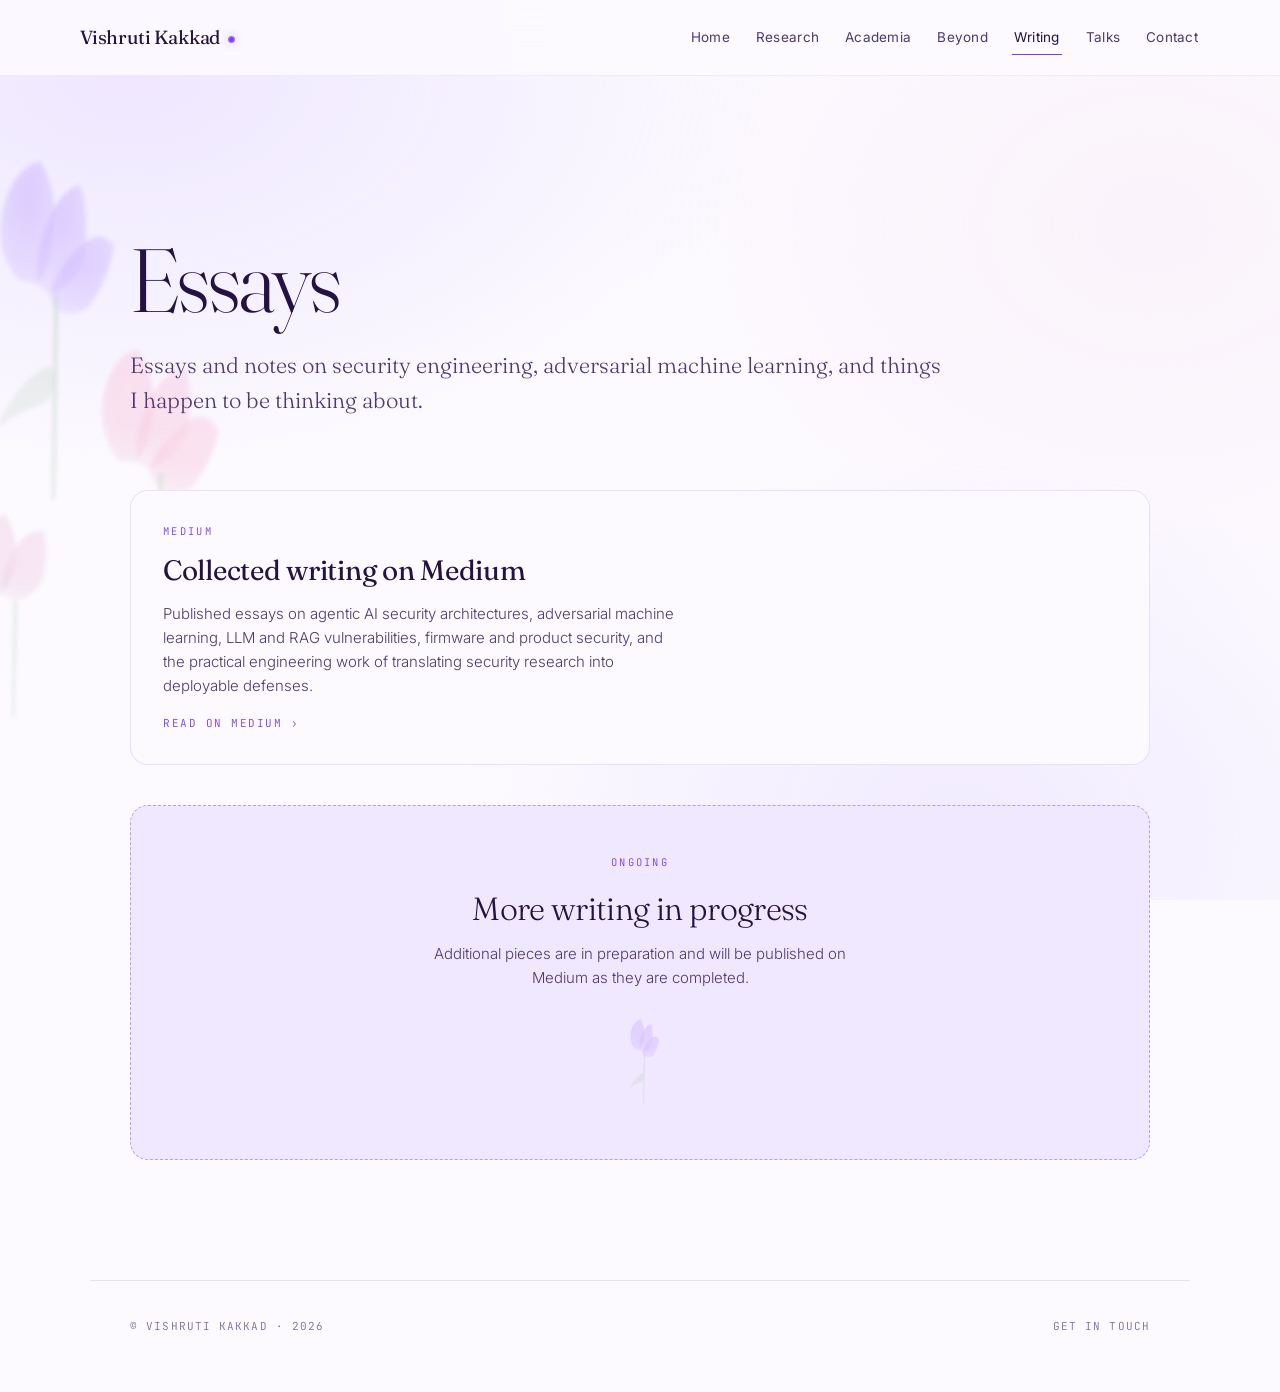
<file: ideas.html>
<!doctype html>
<html lang="en">
<head>
  <meta charset="utf-8" />
  <meta name="viewport" content="width=device-width, initial-scale=1" />
  <title>Ideas &middot; Vishruti Kakkad</title>
  <meta name="description" content="Writing on Medium about security, machine learning, and other things that catch my attention." />
  <meta name="theme-color" content="#fcfaff" />
  <link rel="stylesheet" href="assets/style.css" />
</head>
<body class="page-airy">

<div class="bgwash" aria-hidden="true"></div>
<img class="tulip-bg left-edge" src="assets/tulips-cluster.svg" alt="" aria-hidden="true" />

<header class="site-header">
  <div class="header-inner">
    <a class="brand" href="index.html">
      Vishruti Kakkad<span class="blossom" aria-hidden="true"></span>
    </a>
    <button class="menu-toggle" id="menuToggle" aria-label="Toggle menu">Menu</button>
    <nav class="nav-main" id="navMain">
      <a href="index.html">Home</a>
      <a href="work.html">Research</a>
      <a href="academia.html">Academia</a>
      <a href="beyond.html">Beyond</a>
      <a href="ideas.html" class="active">Writing</a>
      <a href="presence.html">Talks</a>
      <a href="contact.html">Contact</a>
    </nav>
  </div>
</header>

<main>

  <section class="hero-pad" style="padding-bottom: 40px;">
    <h1 class="display">Essays</h1>
    <p class="lede">
      Essays and notes on security engineering, adversarial machine learning, and things I happen to be thinking about.
    </p>
  </section>

  <section>
    <a class="article-card" href="https://vishruti-kakkad.medium.com/" target="_blank" rel="noopener">
      <div class="ac-platform">Medium</div>
      <h3>Collected writing on Medium</h3>
      <p>
        Published essays on agentic AI security architectures, adversarial machine learning, LLM and RAG vulnerabilities, firmware and product security, and the practical engineering work of translating security research into deployable defenses.
      </p>
      <div class="ac-link">Read on Medium &rsaquo;</div>
    </a>

    <div class="cs-card">
      <div class="cs-tag">Ongoing</div>
      <h3>More writing in progress</h3>
      <p>
        Additional pieces are in preparation and will be published on Medium as they are completed.
      </p>
      <img class="cs-tulip" src="assets/tulip-single.svg" alt="" aria-hidden="true" />
    </div>
  </section>

</main>

<footer class="site-footer">
  <div>&copy; Vishruti Kakkad &middot; 2026</div>
  <div><a href="contact.html">Get in touch</a></div>
</footer>

<script src="assets/app.js"></script>
</body>
</html>
</file>
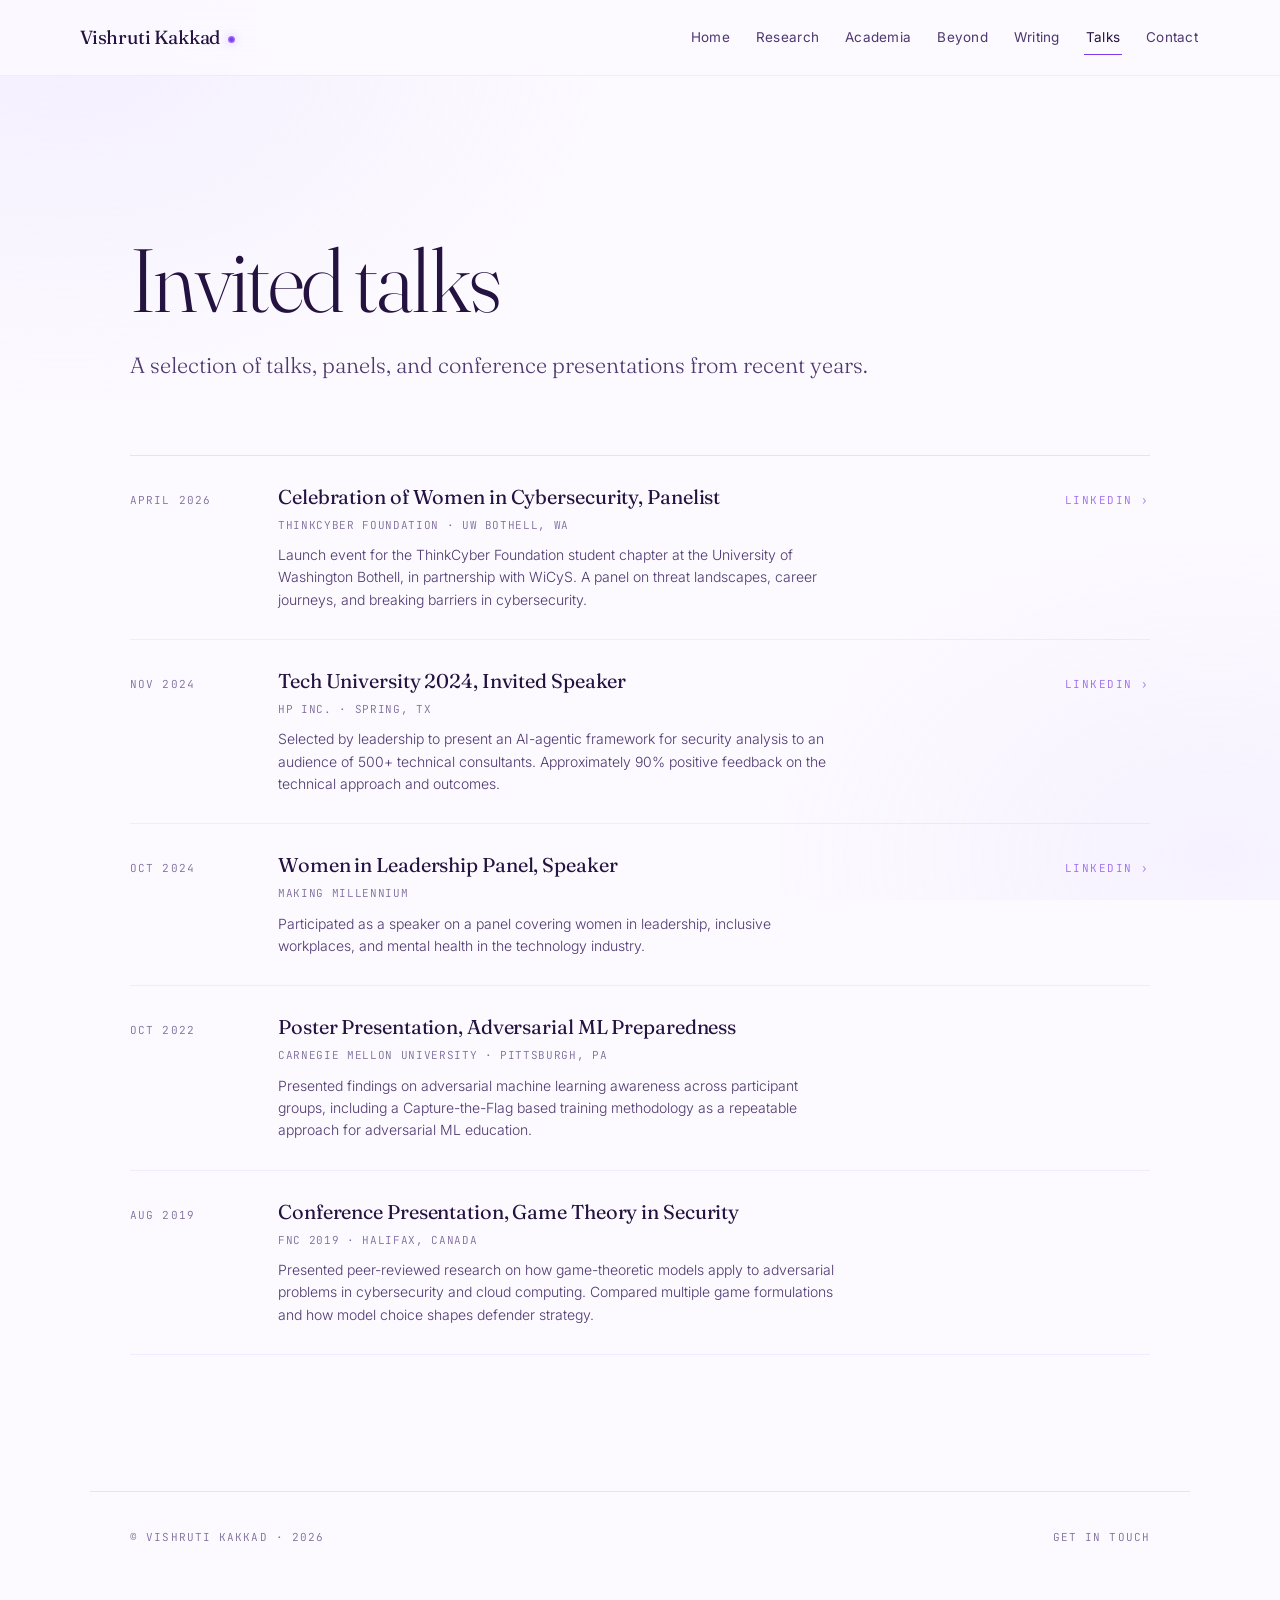
<file: presence.html>
<!doctype html>
<html lang="en">
<head>
  <meta charset="utf-8" />
  <meta name="viewport" content="width=device-width, initial-scale=1" />
  <title>Seen At &middot; Vishruti Kakkad</title>
  <meta name="description" content="Talks, panels, and places I've shown up." />
  <meta name="theme-color" content="#fcfaff" />
  <link rel="stylesheet" href="assets/style.css" />
</head>
<body class="page-clean">

<header class="site-header">
  <div class="header-inner">
    <a class="brand" href="index.html">
      Vishruti Kakkad<span class="blossom" aria-hidden="true"></span>
    </a>
    <button class="menu-toggle" id="menuToggle" aria-label="Toggle menu">Menu</button>
    <nav class="nav-main" id="navMain">
      <a href="index.html">Home</a>
      <a href="work.html">Research</a>
      <a href="academia.html">Academia</a>
      <a href="beyond.html">Beyond</a>
      <a href="ideas.html">Writing</a>
      <a href="presence.html" class="active">Talks</a>
      <a href="contact.html">Contact</a>
    </nav>
  </div>
</header>

<main>

  <section class="hero-pad" style="padding-bottom: 40px;">
    <h1 class="display">Invited talks</h1>
    <p class="lede">
      A selection of talks, panels, and conference presentations from recent years.
    </p>
  </section>

  <section>
    <ul class="events">

      <li class="event">
        <div class="edate">April 2026</div>
        <div class="ebody">
          <h3>Celebration of Women in Cybersecurity, Panelist</h3>
          <div class="evenue">ThinkCyber Foundation &middot; UW Bothell, WA</div>
          <div class="enote">
            Launch event for the ThinkCyber Foundation student chapter at the University of Washington Bothell, in partnership with WiCyS. A panel on threat landscapes, career journeys, and breaking barriers in cybersecurity.
          </div>
        </div>
        <a class="elink" href="https://www.linkedin.com/posts/armorarama_thinkcyber-thinkcybersaf-womeninstem-activity-7442317748329787392-LL3p" target="_blank" rel="noopener">LinkedIn &rsaquo;</a>
      </li>

      <li class="event">
        <div class="edate">Nov 2024</div>
        <div class="ebody">
          <h3>Tech University 2024, Invited Speaker</h3>
          <div class="evenue">HP Inc. &middot; Spring, TX</div>
          <div class="enote">
            Selected by leadership to present an AI-agentic framework for security analysis to an audience of 500+ technical consultants. Approximately 90% positive feedback on the technical approach and outcomes.
          </div>
        </div>
        <a class="elink" href="https://www.linkedin.com/posts/suzanne-metivier-3026525_hpproud-techu2024-intel-ugcPost-7265225812268720130-sl2O" target="_blank" rel="noopener">LinkedIn &rsaquo;</a>
      </li>

      <li class="event">
        <div class="edate">Oct 2024</div>
        <div class="ebody">
          <h3>Women in Leadership Panel, Speaker</h3>
          <div class="evenue">Making Millennium</div>
          <div class="enote">
            Participated as a speaker on a panel covering women in leadership, inclusive workplaces, and mental health in the technology industry.
          </div>
        </div>
        <a class="elink" href="https://www.linkedin.com/posts/making-millennium_womeninleadership-mentalhealthmatters-inclusiveworkplace-ugcPost-7246605574014910465-6wid" target="_blank" rel="noopener">LinkedIn &rsaquo;</a>
      </li>

      <li class="event">
        <div class="edate">Oct 2022</div>
        <div class="ebody">
          <h3>Poster Presentation, Adversarial ML Preparedness</h3>
          <div class="evenue">Carnegie Mellon University &middot; Pittsburgh, PA</div>
          <div class="enote">
            Presented findings on adversarial machine learning awareness across participant groups, including a Capture-the-Flag based training methodology as a repeatable approach for adversarial ML education.
          </div>
        </div>
      </li>

      <li class="event">
        <div class="edate">Aug 2019</div>
        <div class="ebody">
          <h3>Conference Presentation, Game Theory in Security</h3>
          <div class="evenue">FNC 2019 &middot; Halifax, Canada</div>
          <div class="enote">
            Presented peer-reviewed research on how game-theoretic models apply to adversarial problems in cybersecurity and cloud computing. Compared multiple game formulations and how model choice shapes defender strategy.
          </div>
        </div>
      </li>

    </ul>
  </section>

</main>

<footer class="site-footer">
  <div>&copy; Vishruti Kakkad &middot; 2026</div>
  <div><a href="contact.html">Get in touch</a></div>
</footer>

<script src="assets/app.js"></script>
</body>
</html>
</file>
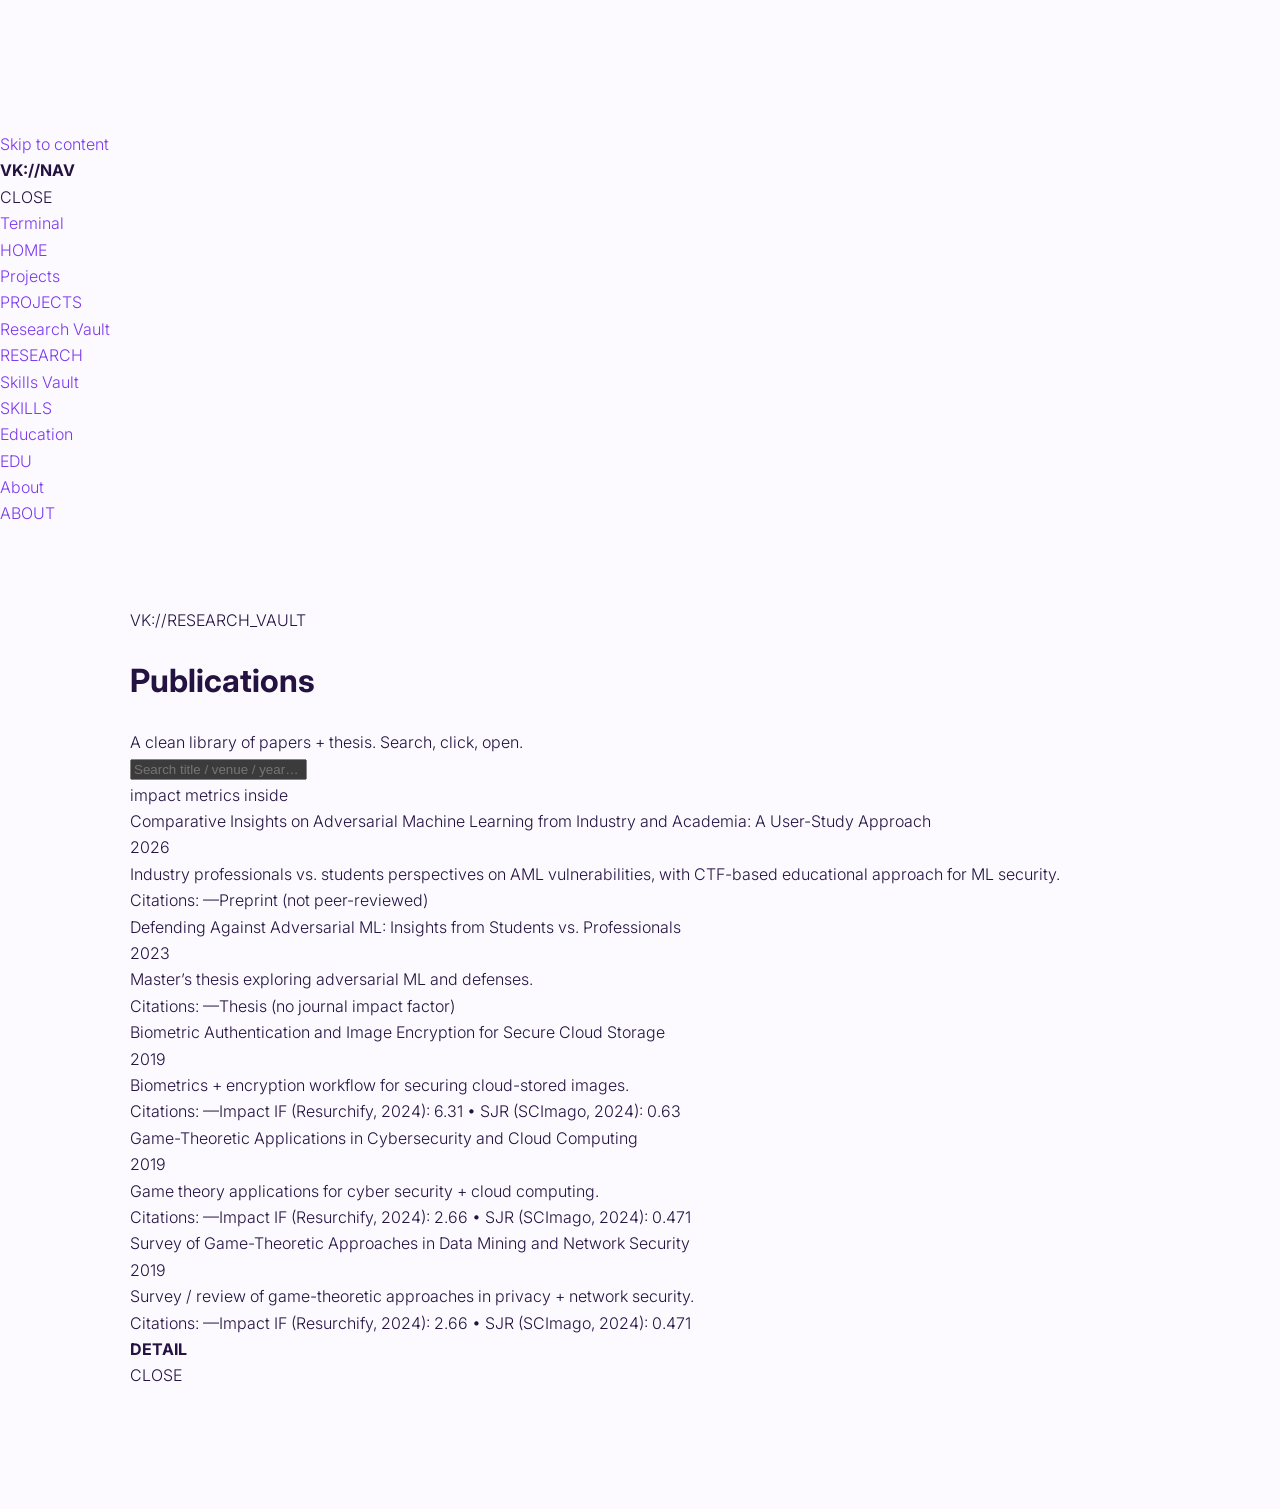
<file: publications.html>
<!doctype html>
<html lang="en">
<head>
  <meta charset="utf-8" />
  <meta name="viewport" content="width=device-width, initial-scale=1" />
  <title>Research Vault - Vishruti Kakkad</title>
  <meta name="theme-color" content="#050912" />
  <meta name="color-scheme" content="dark" />
  <link rel="stylesheet" href="assets/style.css" />
</head>
<body>
<a class="skip" href="#content">Skip to content</a>
<canvas id="fx" aria-hidden="true"></canvas>
<div class="overlay" aria-hidden="true"></div>

<div class="sidemenu" aria-label="Side menu">
  <div class="burger" role="button" aria-label="Open menu" tabindex="0">
    <div class="lines" aria-hidden="true"><span></span><span></span><span></span></div>
  </div>
</div>

<div class="navdrawer" aria-hidden="true">
  <div class="backdrop"></div>
  <div class="panel" role="dialog" aria-label="Navigation">
    <div class="head">
      <b>VK://NAV</b>
      <div class="x">CLOSE</div>
    </div>
    <div class="links">

      <a class="navitem" href="index.html"><div class="left">Terminal</div><div class="tag">HOME</div></a>
      <a class="navitem" href="projects.html"><div class="left">Projects</div><div class="tag">PROJECTS</div></a>
      <a class="navitem" href="publications.html"><div class="left">Research Vault</div><div class="tag">RESEARCH</div></a>
      <a class="navitem" href="research.html"><div class="left">Skills Vault</div><div class="tag">SKILLS</div></a>
      <a class="navitem" href="education.html"><div class="left">Education</div><div class="tag">EDU</div></a>
      <a class="navitem" href="about.html"><div class="left">About</div><div class="tag">ABOUT</div></a>

</div>
  </div>
</div>
<main id="content" class="wrap">
  <div class="panelcard">
    <div class="inner">
      <div class="kicker">VK://RESEARCH_VAULT</div>
      <h1>Publications</h1>
      <div class="sub">A clean library of papers + thesis. Search, click, open.</div>

      <div class="row">
        <input class="input" id="q" placeholder="Search title / venue / year…" />
        <div class="chip">impact metrics inside</div>
      </div>

      <div class="section">
        <div id="vaultList" class="plist"></div>
      </div>
    </div>
  </div>

<!-- Modal -->
<div class="modal" id="modal" aria-hidden="true">
  <div class="backdrop"></div>
  <div class="panel">
    <div class="head">
      <div>
        <b id="mTitle">DETAIL</b>
        <div class="dim" id="mSub"></div>
      </div>
      <div class="x" id="mClose">CLOSE</div>
    </div>
    <div class="body" id="mBody"></div>
  </div>
</div>
</main>
<script src="assets/data.js"></script>
<script src="assets/app.js"></script>
<script>
window.VK_VAULT_ITEMS = [
  {    id: "arxiv_aml_industry_academia",
    title: "Comparative Insights on Adversarial Machine Learning from Industry and Academia: A User-Study Approach",
    subtitle: "arXiv preprint • arXiv:2602.04753 [cs.CR]",
    venue: "arXiv",
    year: "2026",
    metrics: "Preprint (not peer-reviewed)",
    preview: "Industry professionals vs. students perspectives on AML vulnerabilities, with CTF-based educational approach for ML security.",
    url: "https://arxiv.org/abs/2602.04753"
  },
  {    id: "thesis_aml",
    title: "Defending Against Adversarial ML: Insights from Students vs. Professionals",
    subtitle: "Master’s Thesis • Carnegie Mellon University",
    venue: "KiltHub (CMU)",
    year: "2023",
    metrics: "Thesis (no journal impact factor)",
    preview: "Master’s thesis exploring adversarial ML and defenses.",
    url: "https://kilthub.cmu.edu/articles/thesis/Defending_Against_Adversarial_Machine_Learning_Insights_from_Students_vs_Professionals/23580210"
  },
  {
    id: "ijit_biometric",
    title: "Biometric Authentication and Image Encryption for Secure Cloud Storage",
    subtitle: "International Journal of Information Technology (Springer)",
    venue: "Springer",
    year: "2019",
    metrics: "Impact IF (Resurchify, 2024): 6.31 • SJR (SCImago, 2024): 0.63",
    preview: "Biometrics + encryption workflow for securing cloud-stored images.",
    url: "https://www.researchgate.net/publication/333007501_Biometric_authentication_and_image_encryption_for_image_security_in_cloud_framework",
    metric: "IJIT IF: 6.31 (2024) / 1.007 (2022)"
  },
  {
    id: "procs_game_applications",
    title: "Game-Theoretic Applications in Cybersecurity and Cloud Computing",
    subtitle: "Procedia Computer Science (Elsevier) • DOI: 10.1016/j.procs.2019.08.097",
    venue: "ScienceDirect",
    year: "2019",
    metrics: "Impact IF (Resurchify, 2024): 2.66 • SJR (SCImago, 2024): 0.471",
    preview: "Game theory applications for cyber security + cloud computing.",
    url: "https://www.sciencedirect.com/science/article/pii/S1877050919310130",
    metric: "Procedia CS: IF N/A • CiteScore 3"
  },
  {
    id: "procs_survey_game_theory",
    title: "Survey of Game-Theoretic Approaches in Data Mining and Network Security",
    subtitle: "Procedia Computer Science (Elsevier) • DOI: 10.1016/j.procs.2019.08.098",
    venue: "ScienceDirect",
    year: "2019",
    metrics: "Impact IF (Resurchify, 2024): 2.66 • SJR (SCImago, 2024): 0.471",
    preview: "Survey / review of game-theoretic approaches in privacy + network security.",
    url: "https://www.sciencedirect.com/science/article/pii/S1877050919310142",
    metric: "Procedia CS: IF N/A • CiteScore 3"
  }
];
</script>
<script>window.VK_SHOW_CITATIONS = true;</script>
<script src="assets/citations.js"></script>
<script src="assets/vault.js"></script>
</body></html>
</file>
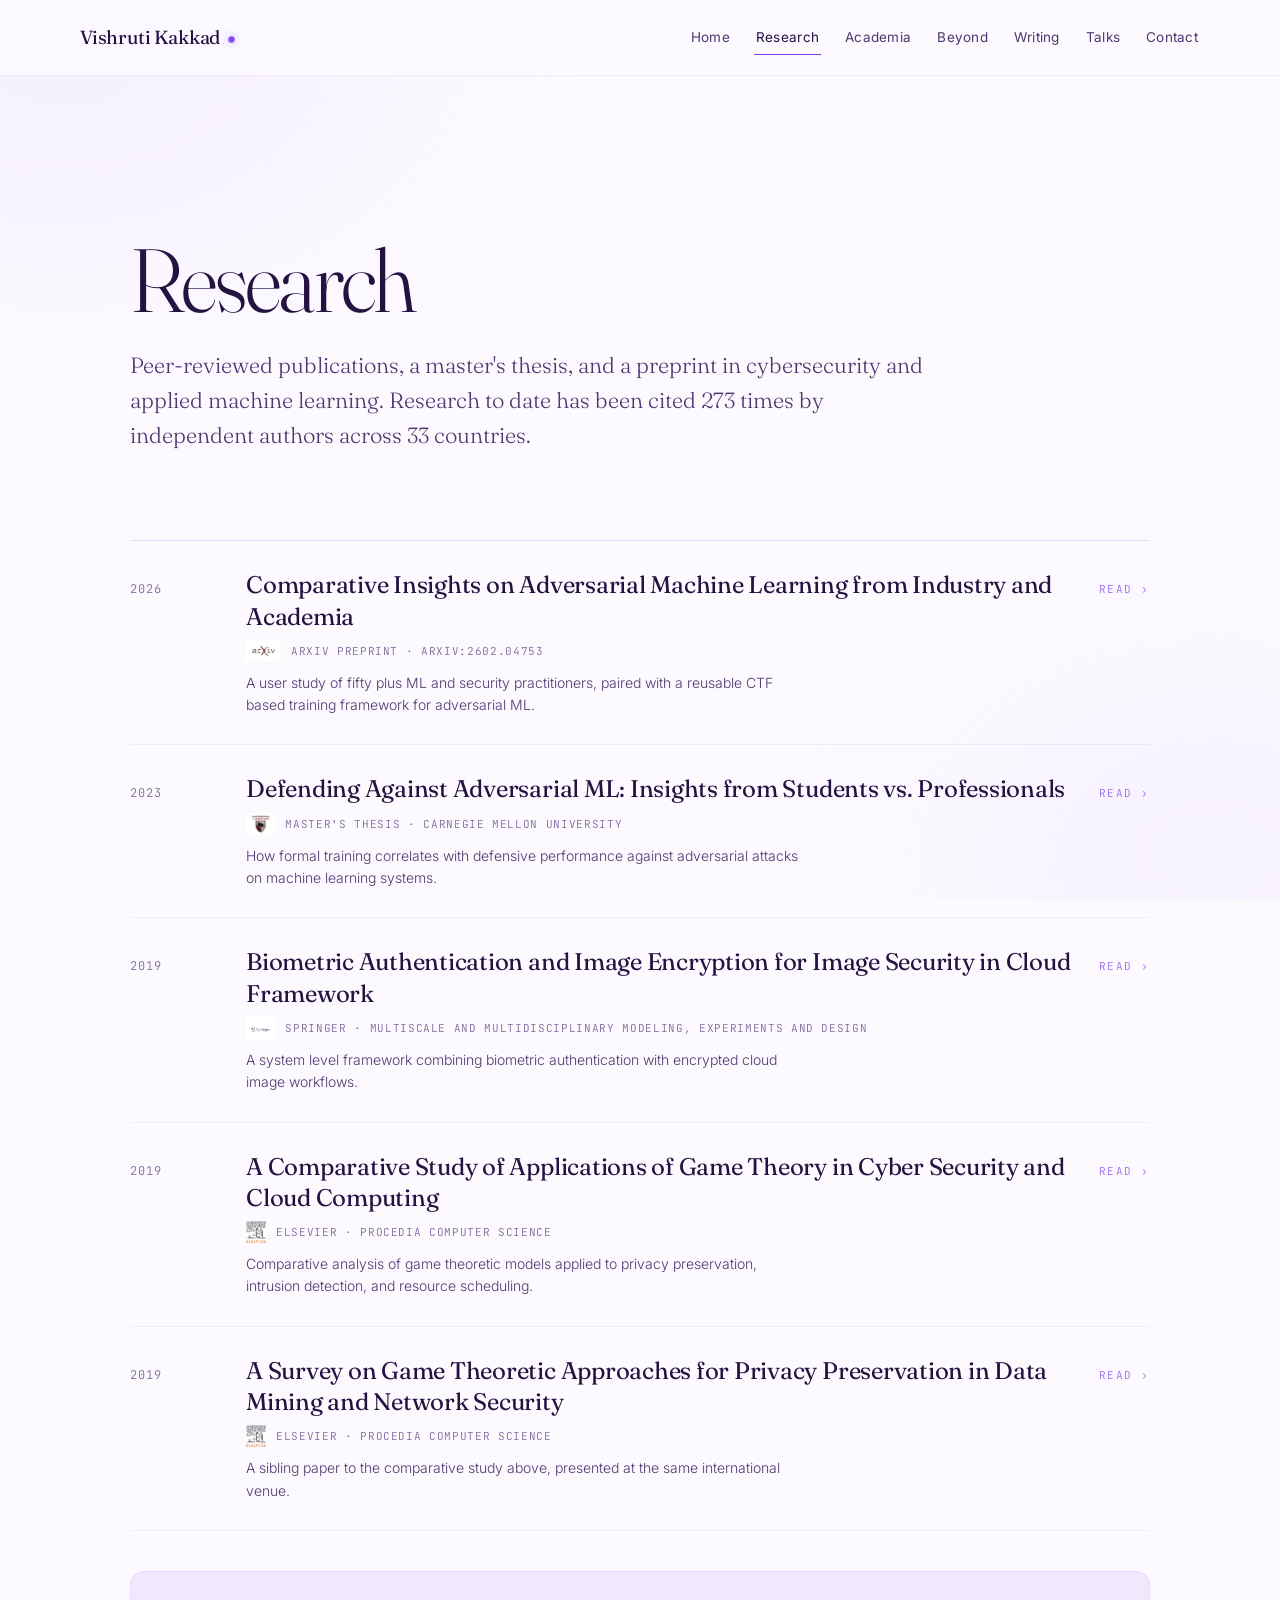
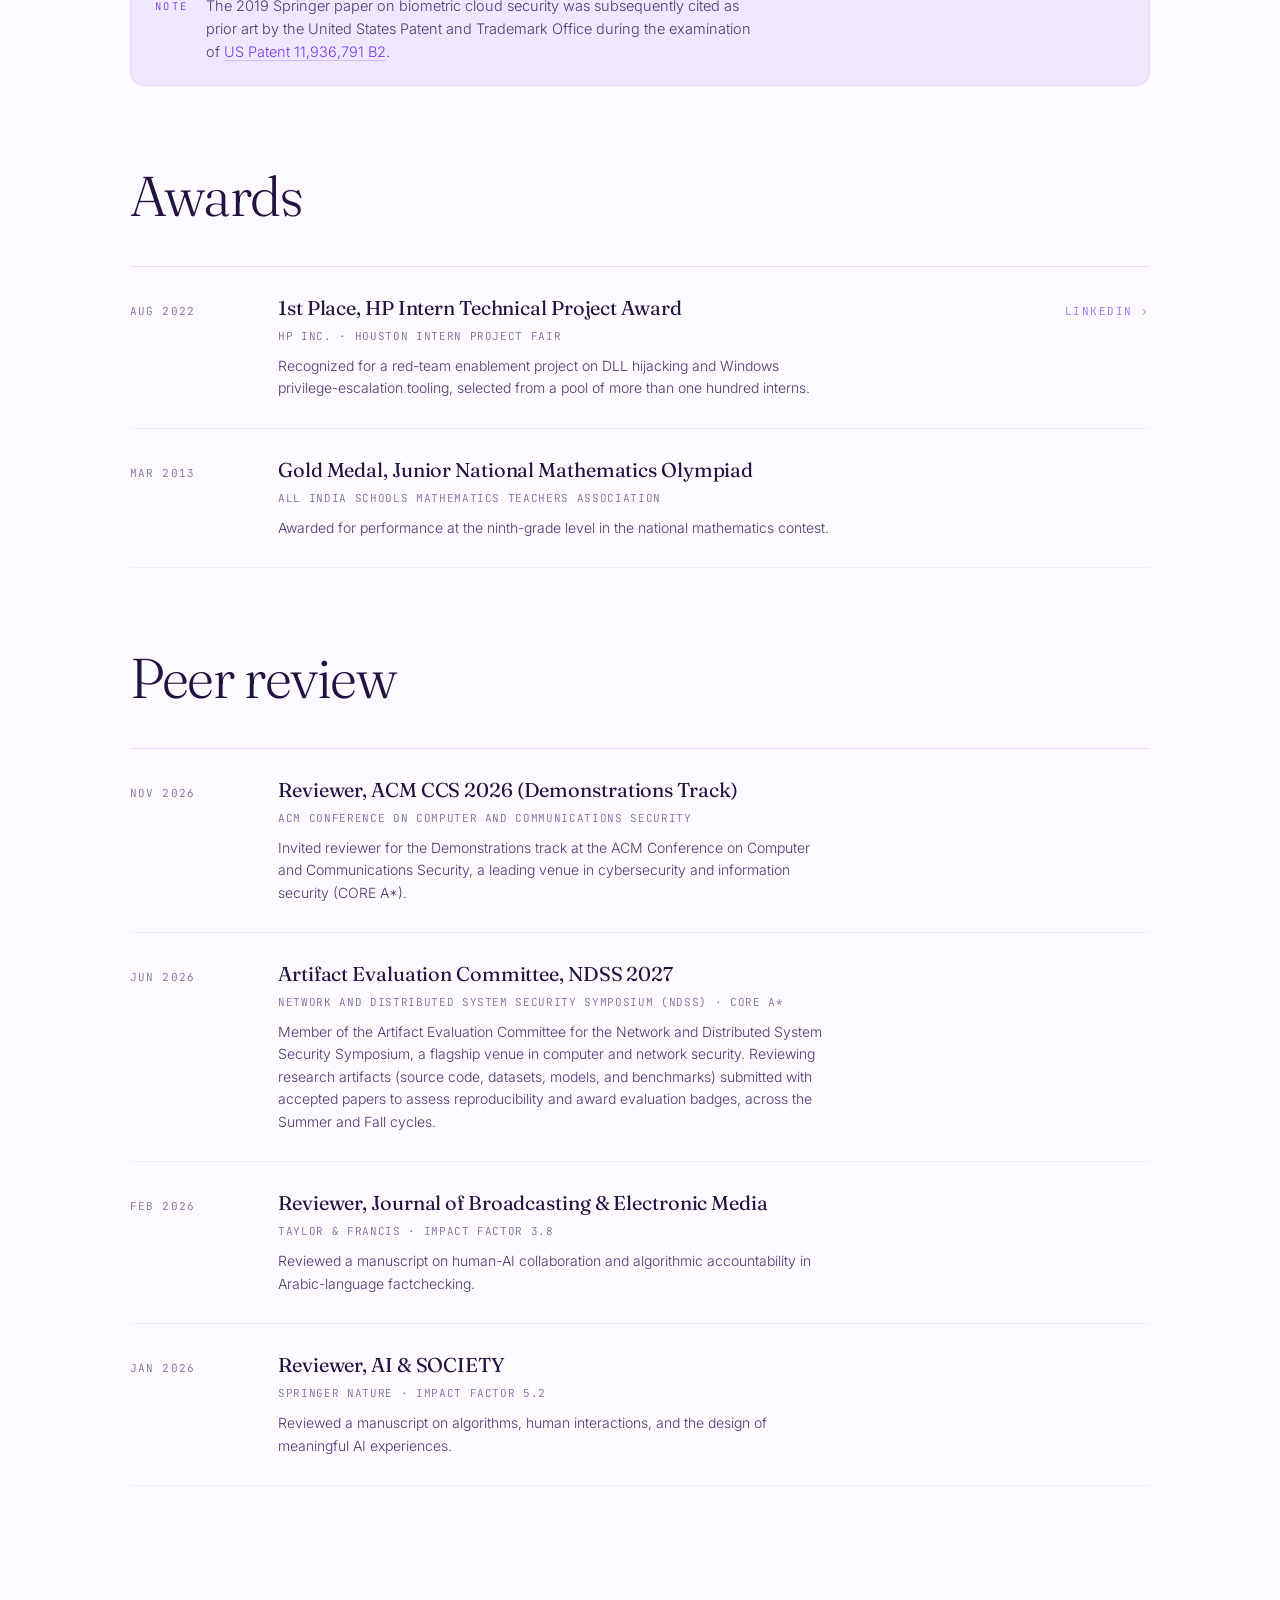
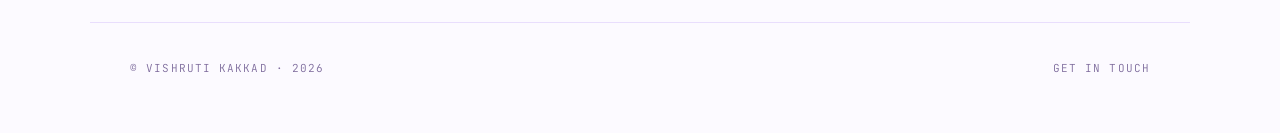
<file: work.html>
<!doctype html>
<html lang="en">
<head>
  <meta charset="utf-8" />
  <meta name="viewport" content="width=device-width, initial-scale=1" />
  <title>Work &middot; Vishruti Kakkad</title>
  <meta name="description" content="Peer reviewed publications and research." />
  <meta name="theme-color" content="#fcfaff" />
  <link rel="stylesheet" href="assets/style.css" />
</head>
<body class="page-clean">

<header class="site-header">
  <div class="header-inner">
    <a class="brand" href="index.html">
      Vishruti Kakkad<span class="blossom" aria-hidden="true"></span>
    </a>
    <button class="menu-toggle" id="menuToggle" aria-label="Toggle menu">Menu</button>
    <nav class="nav-main" id="navMain">
      <a href="index.html">Home</a>
      <a href="work.html" class="active">Research</a>
      <a href="academia.html">Academia</a>
      <a href="beyond.html">Beyond</a>
      <a href="ideas.html">Writing</a>
      <a href="presence.html">Talks</a>
      <a href="contact.html">Contact</a>
    </nav>
  </div>
</header>

<main>

  <section class="hero-pad" style="padding-bottom: 40px;">
    <h1 class="display">Research</h1>
    <p class="lede">
      Peer-reviewed publications, a master's thesis, and a preprint in cybersecurity and applied machine learning. Research to date has been cited 273 times by independent authors across 33 countries.
    </p>
  </section>

  <section>
    <ol class="pub-list">

      <li class="pub">
        <div class="pyear">2026</div>
        <div class="pbody">
          <h3>Comparative Insights on Adversarial Machine Learning from Industry and Academia</h3>
          <div class="pvenue">
            <img class="pvenue-logo" src="assets/logos/arxiv.jpg" alt="arXiv" onerror="this.style.display='none'" />
            arXiv preprint &middot; arXiv:2602.04753
          </div>
          <div class="pnote">A user study of fifty plus ML and security practitioners, paired with a reusable CTF based training framework for adversarial ML.</div>
        </div>
        <a class="plink" href="https://arxiv.org/abs/2602.04753" target="_blank" rel="noopener">Read &rsaquo;</a>
      </li>

      <li class="pub">
        <div class="pyear">2023</div>
        <div class="pbody">
          <h3>Defending Against Adversarial ML: Insights from Students vs. Professionals</h3>
          <div class="pvenue">
            <img class="pvenue-logo" src="assets/logos/cmu.webp" alt="Carnegie Mellon University" onerror="this.style.display='none'" />
            Master's thesis &middot; Carnegie Mellon University
          </div>
          <div class="pnote">How formal training correlates with defensive performance against adversarial attacks on machine learning systems.</div>
        </div>
        <a class="plink" href="https://kilthub.cmu.edu/articles/thesis/Defending_Against_Adversarial_Machine_Learning_Insights_from_Students_vs_Professionals/23580210" target="_blank" rel="noopener">Read &rsaquo;</a>
      </li>

      <li class="pub">
        <div class="pyear">2019</div>
        <div class="pbody">
          <h3>Biometric Authentication and Image Encryption for Image Security in Cloud Framework</h3>
          <div class="pvenue">
            <img class="pvenue-logo" src="assets/logos/springer.webp" alt="Springer" onerror="this.style.display='none'" />
            Springer &middot; Multiscale and Multidisciplinary Modeling, Experiments and Design
          </div>
          <div class="pnote">A system level framework combining biometric authentication with encrypted cloud image workflows.</div>
        </div>
        <a class="plink" href="https://link.springer.com/article/10.1007/s41939-019-00049-y" target="_blank" rel="noopener">Read &rsaquo;</a>
      </li>

      <li class="pub">
        <div class="pyear">2019</div>
        <div class="pbody">
          <h3>A Comparative Study of Applications of Game Theory in Cyber Security and Cloud Computing</h3>
          <div class="pvenue">
            <img class="pvenue-logo" src="assets/logos/elsevier.webp" alt="Elsevier" onerror="this.style.display='none'" />
            Elsevier &middot; Procedia Computer Science
          </div>
          <div class="pnote">Comparative analysis of game theoretic models applied to privacy preservation, intrusion detection, and resource scheduling.</div>
        </div>
        <a class="plink" href="https://www.sciencedirect.com/science/article/pii/S1877050919310130" target="_blank" rel="noopener">Read &rsaquo;</a>
      </li>

      <li class="pub">
        <div class="pyear">2019</div>
        <div class="pbody">
          <h3>A Survey on Game Theoretic Approaches for Privacy Preservation in Data Mining and Network Security</h3>
          <div class="pvenue">
            <img class="pvenue-logo" src="assets/logos/elsevier.webp" alt="Elsevier" onerror="this.style.display='none'" />
            Elsevier &middot; Procedia Computer Science
          </div>
          <div class="pnote">A sibling paper to the comparative study above, presented at the same international venue.</div>
        </div>
        <a class="plink" href="https://www.sciencedirect.com/science/article/pii/S1877050919310142" target="_blank" rel="noopener">Read &rsaquo;</a>
      </li>

    </ol>

    <div class="fun-fact">
      <div class="ff-label">Note</div>
      <div class="ff-body">
        The 2019 Springer paper on biometric cloud security was subsequently cited as prior art by the United States Patent and Trademark Office during the examination of <a href="https://patents.google.com/patent/US11936791B2/en" target="_blank" rel="noopener">US Patent 11,936,791 B2</a>.
      </div>
    </div>
  </section>

  <section style="margin-top: 80px;">
    <h2 class="display">Awards</h2>

    <ul class="events" style="margin-top: 40px;">

      <li class="event">
        <div class="edate">Aug 2022</div>
        <div class="ebody">
          <h3>1st Place, HP Intern Technical Project Award</h3>
          <div class="evenue">HP Inc. &middot; Houston Intern Project Fair</div>
          <div class="enote">
            Recognized for a red-team enablement project on DLL hijacking and Windows privilege-escalation tooling, selected from a pool of more than one hundred interns.
          </div>
        </div>
        <a class="elink" href="https://www.linkedin.com/posts/activity-6961546895865307136-Xdft" target="_blank" rel="noopener">LinkedIn &rsaquo;</a>
      </li>

      <li class="event">
        <div class="edate">Mar 2013</div>
        <div class="ebody">
          <h3>Gold Medal, Junior National Mathematics Olympiad</h3>
          <div class="evenue">All India Schools Mathematics Teachers Association</div>
          <div class="enote">
            Awarded for performance at the ninth-grade level in the national mathematics contest.
          </div>
        </div>
      </li>

    </ul>
  </section>

  <section style="margin-top: 80px;">
    <h2 class="display">Peer review</h2>

    <ul class="events" style="margin-top: 40px;">


      <li class="event">
        <div class="edate">Nov 2026</div>
        <div class="ebody">
          <h3>Reviewer, ACM CCS 2026 (Demonstrations Track)</h3>
          <div class="evenue">ACM Conference on Computer and Communications Security</div>
          <div class="enote">
            Invited reviewer for the Demonstrations track at the ACM Conference on Computer and Communications Security, a leading venue in cybersecurity and information security (CORE A*).
          </div>
        </div>
      </li>

      <li class="event">
        <div class="edate">Jun 2026</div>
        <div class="ebody">
          <h3>Artifact Evaluation Committee, NDSS 2027</h3>
          <div class="evenue">Network and Distributed System Security Symposium (NDSS) &middot; CORE A*</div>
          <div class="enote">
            Member of the Artifact Evaluation Committee for the Network and Distributed System Security Symposium, a flagship venue in computer and network security. Reviewing research artifacts (source code, datasets, models, and benchmarks) submitted with accepted papers to assess reproducibility and award evaluation badges, across the Summer and Fall cycles.
          </div>
        </div>
      </li>

      <li class="event">
        <div class="edate">Feb 2026</div>
        <div class="ebody">
          <h3>Reviewer, Journal of Broadcasting &amp; Electronic Media</h3>
          <div class="evenue">Taylor &amp; Francis &middot; Impact Factor 3.8</div>
          <div class="enote">
            Reviewed a manuscript on human-AI collaboration and algorithmic accountability in Arabic-language factchecking.
          </div>
        </div>
      </li>

      <li class="event">
        <div class="edate">Jan 2026</div>
        <div class="ebody">
          <h3>Reviewer, AI &amp; SOCIETY</h3>
          <div class="evenue">Springer Nature &middot; Impact Factor 5.2</div>
          <div class="enote">
            Reviewed a manuscript on algorithms, human interactions, and the design of meaningful AI experiences.
          </div>
        </div>
      </li>

    </ul>
  </section>

</main>

<footer class="site-footer">
  <div>&copy; Vishruti Kakkad &middot; 2026</div>
  <div><a href="contact.html">Get in touch</a></div>
</footer>

<script src="assets/app.js"></script>
</body>
</html>
</file>
<file: assets/style.css>
@import url('https://fonts.googleapis.com/css2?family=Inter:wght@300;400;500;600&family=Fraunces:ital,opsz,wght@0,9..144,300;0,9..144,400;0,9..144,500;1,9..144,300;1,9..144,400;1,9..144,500&family=JetBrains+Mono:wght@400;500&display=swap');

:root{
  /* White / cream base (50%) */
  --paper:        #fcfaff;
  --paper-warm:   #f9f5fd;
  --paper-deep:   #f3eef9;

  /* Lavender mid-tones (40%) */
  --lav-haze:     #f0e8ff;
  --lav-mist:     #e4d5ff;
  --lav-soft:     #d4bfff;
  --lav:          #b79aff;

  /* Purple accents (10%) */
  --purple:       #7c3aed;
  --purple-deep:  #6b21d8;
  --violet:       #9d6dff;

  /* Ink */
  --ink:          #241241;
  --ink-soft:     #4e3870;
  --ink-quiet:    #7d6b9c;
  --ink-faint:    #a396ba;

  /* Rule lines */
  --line:         rgba(124, 58, 237, 0.14);
  --line-soft:    rgba(124, 58, 237, 0.08);
  --line-loud:    rgba(124, 58, 237, 0.26);

  --mono:    "JetBrains Mono", ui-monospace, SFMono-Regular, Menlo, Consolas, monospace;
  --sans:    "Inter", system-ui, -apple-system, "Segoe UI", Roboto, sans-serif;
  --display: "Fraunces", Georgia, serif;
}

*, *::before, *::after { box-sizing: border-box; }
html { scroll-behavior: smooth; }

body {
  margin: 0;
  font-family: var(--sans);
  font-weight: 300;
  line-height: 1.65;
  color: var(--ink);
  background: var(--paper);
  overflow-x: hidden;
  -webkit-font-smoothing: antialiased;
  -moz-osx-font-smoothing: grayscale;
}

a { color: var(--purple); text-decoration: none; transition: color 0.2s ease; }
a:hover { color: var(--purple-deep); }
::selection { background: rgba(183, 154, 255, 0.4); color: var(--ink); }
img { max-width: 100%; height: auto; display: block; }

/* -------------------- Background wash (subtle, mostly white) -------------------- */
/* Work / Home / Seen At pages get this minimal version */
body.page-clean::before {
  content: "";
  position: fixed;
  inset: 0;
  z-index: 0;
  pointer-events: none;
  background:
    radial-gradient(900px 600px at 5% 5%, rgba(216, 196, 255, 0.18), transparent 60%),
    radial-gradient(700px 500px at 95% 95%, rgba(216, 196, 255, 0.14), transparent 65%);
}

/* Beyond / Ideas / Contact pages get the softer airy wash with tulips */
body.page-airy .bgwash {
  position: fixed;
  inset: 0;
  z-index: 0;
  pointer-events: none;
  background:
    radial-gradient(1100px 700px at 10% 8%, rgba(212, 191, 255, 0.32), transparent 58%),
    radial-gradient(900px 700px at 90% 25%, rgba(248, 220, 236, 0.24), transparent 60%),
    radial-gradient(800px 600px at 75% 92%, rgba(212, 191, 255, 0.26), transparent 62%);
}

/* Tulip SVG decorations, only shown on .page-airy */
.tulip-bg {
  position: fixed;
  z-index: 1;
  pointer-events: none;
  opacity: 0.75;
}
.tulip-bg.left-edge {
  left: -110px;
  top: 80px;
  width: 380px;
}
.tulip-bg.right-top {
  right: -70px;
  top: 40px;
  width: 340px;
  transform: scaleX(-1) rotate(8deg);
}
.tulip-bg.right-bottom {
  right: -50px;
  bottom: 40px;
  width: 280px;
  transform: rotate(-6deg);
}
.tulip-bg.bottom-left {
  left: -30px;
  bottom: 0;
  width: 300px;
}
@media (max-width: 1100px) {
  .tulip-bg.left-edge { width: 280px; left: -120px; }
  .tulip-bg.right-top { width: 240px; right: -90px; }
  .tulip-bg.right-bottom { width: 220px; right: -70px; }
  .tulip-bg.bottom-left { width: 240px; left: -70px; }
}
@media (max-width: 720px) {
  .tulip-bg { opacity: 0.48; }
  .tulip-bg.left-edge, .tulip-bg.right-top,
  .tulip-bg.right-bottom, .tulip-bg.bottom-left { width: 180px; }
}

/* -------------------- Header / nav -------------------- */
header.site-header {
  position: sticky;
  top: 0;
  z-index: 30;
  background: rgba(252, 250, 255, 0.88);
  backdrop-filter: blur(18px);
  border-bottom: 1px solid var(--line-soft);
}
.header-inner {
  max-width: 1200px;
  margin: 0 auto;
  padding: 20px 40px;
  display: flex;
  align-items: center;
  justify-content: space-between;
  gap: 40px;
}
@media (max-width: 720px) {
  .header-inner { padding: 16px 20px; gap: 20px; }
}

.brand {
  font-family: var(--display);
  font-weight: 400;
  font-size: 19px;
  letter-spacing: -0.01em;
  color: var(--ink);
  display: flex;
  align-items: baseline;
  gap: 8px;
  line-height: 1;
}
.brand .blossom {
  display: inline-block;
  width: 7px;
  height: 7px;
  background: radial-gradient(circle, var(--purple) 20%, var(--lav) 100%);
  border-radius: 999px;
  transform: translateY(-1px);
  box-shadow: 0 0 8px rgba(124, 58, 237, 0.35);
}

nav.nav-main {
  display: flex;
  gap: 22px;
  align-items: center;
}
nav.nav-main a {
  font-family: var(--sans);
  font-weight: 400;
  font-size: 13.5px;
  letter-spacing: 0.02em;
  color: var(--ink-soft);
  padding: 6px 2px;
  border-bottom: 1.5px solid transparent;
  transition: color 0.2s ease, border-color 0.2s ease;
}
nav.nav-main a:hover { color: var(--purple); }
nav.nav-main a.active {
  color: var(--ink);
  border-bottom-color: var(--purple);
}

/* Mobile menu */
.menu-toggle {
  display: none;
  background: transparent;
  border: 1px solid var(--line);
  border-radius: 10px;
  padding: 8px 12px;
  font-family: var(--mono);
  font-size: 11px;
  letter-spacing: 0.08em;
  color: var(--ink-soft);
  cursor: pointer;
}
@media (max-width: 820px) {
  .menu-toggle { display: block; }
  nav.nav-main {
    position: absolute;
    top: 100%;
    right: 20px;
    left: 20px;
    margin-top: 8px;
    flex-direction: column;
    align-items: stretch;
    gap: 0;
    background: var(--paper);
    border: 1px solid var(--line);
    border-radius: 12px;
    padding: 8px;
    box-shadow: 0 12px 32px rgba(124, 58, 237, 0.08);
    display: none;
  }
  nav.nav-main.open { display: flex; }
  nav.nav-main a {
    padding: 12px 14px;
    border-bottom: 1px solid var(--line-soft);
    border-radius: 0;
  }
  nav.nav-main a:last-child { border-bottom: none; }
  nav.nav-main a.active { border-bottom-color: var(--line-soft); background: var(--paper-deep); }
}

/* -------------------- Main / layout -------------------- */
main {
  position: relative;
  z-index: 2;
  max-width: 1100px;
  margin: 0 auto;
  padding: 80px 40px 120px;
}
@media (max-width: 720px) { main { padding: 48px 20px 80px; } }

/* -------------------- Typography -------------------- */
h1.display {
  font-family: var(--display);
  font-weight: 300;
  font-size: clamp(44px, 7vw, 96px);
  line-height: 0.98;
  letter-spacing: -0.03em;
  margin: 0;
  color: var(--ink);
}
h1.display em {
  font-style: italic;
  font-weight: 300;
  background: linear-gradient(135deg, var(--purple), var(--lav) 80%);
  -webkit-background-clip: text;
  -webkit-text-fill-color: transparent;
  background-clip: text;
  padding-right: 0.08em;
  margin-right: -0.04em;
}

h2.display {
  font-family: var(--display);
  font-weight: 300;
  font-size: clamp(34px, 5vw, 56px);
  line-height: 1.06;
  letter-spacing: -0.025em;
  margin: 0 0 28px;
  color: var(--ink);
  max-width: 22ch;
}
h2.display em {
  font-style: italic;
  color: var(--purple);
}

h3.display {
  font-family: var(--display);
  font-weight: 400;
  font-size: clamp(20px, 2.2vw, 26px);
  line-height: 1.3;
  letter-spacing: -0.01em;
  margin: 0 0 12px;
  color: var(--ink);
}

p.lede {
  font-family: var(--display);
  font-weight: 300;
  font-size: clamp(18px, 1.8vw, 22px);
  line-height: 1.58;
  color: var(--ink-soft);
  margin: 24px 0 0;
  max-width: 58ch;
}

p.body {
  font-size: 16px;
  line-height: 1.72;
  color: var(--ink-soft);
  margin: 0 0 18px;
  max-width: 64ch;
}
p.body strong { color: var(--ink); font-weight: 500; }

.eyebrow {
  font-family: var(--mono);
  font-size: 10.5px;
  letter-spacing: 0.22em;
  color: var(--purple);
  text-transform: uppercase;
  margin-bottom: 28px;
  display: flex;
  align-items: center;
  gap: 12px;
}
.eyebrow::before {
  content: "";
  width: 26px;
  height: 1px;
  background: var(--purple);
}

/* -------------------- Hero block (home) -------------------- */
.hero-pad { padding: 80px 0 40px; }

.hero-split {
  display: grid;
  grid-template-columns: 1.35fr 1fr;
  gap: 72px;
  align-items: center;
}
.hero-split h1.display {
  font-size: clamp(40px, 5.5vw, 76px);
}
@media (max-width: 980px) {
  .hero-split { grid-template-columns: 1fr; gap: 40px; }
  .hero-split .hero-photo { order: -1; max-width: 360px; }
  .hero-split h1.display { font-size: clamp(44px, 7vw, 84px); }
}
.hero-photo {
  position: relative;
  justify-self: end;
  width: 100%;
}
@media (max-width: 980px) {
  .hero-photo { justify-self: start; }
}
.hero-photo::before {
  content: "";
  position: absolute;
  inset: -14px -14px 14px 14px;
  border: 1px solid var(--lav);
  border-radius: 6px;
  z-index: -1;
}
.hero-photo img {
  width: 100%;
  aspect-ratio: 1 / 1;
  object-fit: cover;
  border-radius: 6px;
  filter: saturate(1.03);
  box-shadow: 0 30px 70px rgba(124, 58, 237, 0.14);
}

.hero-meta {
  margin-top: 48px;
  display: flex;
  gap: 48px;
  flex-wrap: wrap;
  padding-top: 28px;
  border-top: 1px solid var(--line);
}
.hero-meta > div {
  font-family: var(--mono);
  font-size: 10.5px;
  letter-spacing: 0.12em;
  color: var(--ink-quiet);
  text-transform: uppercase;
}
.hero-meta > div b {
  display: block;
  font-family: var(--display);
  font-weight: 400;
  font-size: 19px;
  letter-spacing: -0.005em;
  color: var(--ink);
  margin-top: 8px;
  text-transform: none;
}

.lede-stats {
  margin-top: 48px;
  padding-top: 28px;
  border-top: 1px solid var(--line);
  font-family: var(--display);
  font-weight: 300;
  font-size: clamp(17px, 1.7vw, 21px);
  line-height: 1.55;
  color: var(--ink-soft);
  max-width: 62ch;
}
.lede-stats .bignum {
  font-weight: 400;
  color: var(--purple);
}

/* -------------------- Affiliations grid (LOGO CARDS) -------------------- */
.affil-section {
  margin-top: 96px;
}
.affil-section .eyebrow {
  margin-bottom: 24px;
}
.affil-lede {
  font-family: var(--display);
  font-weight: 300;
  font-size: clamp(22px, 2.8vw, 32px);
  line-height: 1.25;
  letter-spacing: -0.02em;
  color: var(--ink);
  max-width: 38ch;
  margin: 0 0 44px;
}
.affil-lede em {
  font-style: italic;
  color: var(--purple);
}

.logo-grid {
  display: grid;
  grid-template-columns: repeat(3, 1fr);
  gap: 1px;
  background: var(--line-soft);
  border: 1px solid var(--line-soft);
  border-radius: 18px;
  overflow: hidden;
}
@media (max-width: 820px) {
  .logo-grid { grid-template-columns: repeat(2, 1fr); }
}
@media (max-width: 520px) {
  .logo-grid { grid-template-columns: 1fr; }
}

.logo-cell {
  background: var(--paper);
  padding: 28px 24px;
  display: flex;
  flex-direction: column;
  justify-content: space-between;
  gap: 18px;
  min-height: 130px;
  transition: background 0.25s ease, color 0.25s ease;
  color: var(--ink);
  text-decoration: none;
}
.logo-cell:hover {
  background: var(--lav-haze);
  color: var(--purple);
}
.logo-cell .logo-slot {
  height: 40px;
  display: flex;
  align-items: center;
  color: var(--ink);
  transition: color 0.25s ease;
}
.logo-cell:hover .logo-slot { color: var(--purple); }
.logo-cell .logo-slot img {
  height: 100%;
  width: auto;
  max-width: 100%;
}
.logo-cell .logo-role {
  font-family: var(--mono);
  font-size: 10.5px;
  letter-spacing: 0.14em;
  color: var(--ink-quiet);
  text-transform: uppercase;
}
.logo-cell:hover .logo-role { color: var(--purple-deep); }

/* -------------------- Publications list -------------------- */
.pub-list {
  list-style: none;
  padding: 0;
  margin: 48px 0 0;
  border-top: 1px solid var(--line);
}
.pub {
  display: grid;
  grid-template-columns: 88px 1fr auto;
  gap: 28px;
  padding: 28px 0;
  align-items: baseline;
  border-bottom: 1px solid var(--line-soft);
  transition: border-color 0.25s ease;
}
.pub:hover { border-bottom-color: var(--line-loud); }
.pub .pyear {
  font-family: var(--mono);
  font-size: 12px;
  letter-spacing: 0.08em;
  color: var(--ink-quiet);
}
.pub .pbody h3 {
  font-family: var(--display);
  font-weight: 400;
  font-size: clamp(18px, 2vw, 24px);
  line-height: 1.3;
  letter-spacing: -0.01em;
  margin: 0;
  color: var(--ink);
}
.pub .pvenue {
  margin-top: 8px;
  font-family: var(--mono);
  font-size: 11px;
  letter-spacing: 0.06em;
  color: var(--ink-quiet);
  text-transform: uppercase;
  display: flex;
  align-items: center;
  gap: 10px;
}
.pub .pvenue-logo {
  flex-shrink: 0;
  height: 22px;
  width: auto;
  max-width: 80px;
  object-fit: contain;
  opacity: 1;
}
.pub .pnote {
  margin-top: 10px;
  font-size: 14px;
  line-height: 1.6;
  color: var(--ink-soft);
  max-width: 62ch;
}
.pub .plink {
  font-family: var(--mono);
  font-size: 11px;
  letter-spacing: 0.14em;
  color: var(--purple);
  text-transform: uppercase;
  white-space: nowrap;
  opacity: 0.75;
  transition: opacity 0.2s ease, transform 0.2s ease;
}
.pub:hover .plink { opacity: 1; transform: translateX(4px); }
@media (max-width: 720px) {
  .pub { grid-template-columns: 1fr; gap: 6px; }
  .pub .plink { margin-top: 10px; }
}

/* -------------------- Fun fact inline note -------------------- */
.fun-fact {
  margin-top: 40px;
  padding: 22px 24px;
  border-radius: 14px;
  background: var(--lav-haze);
  border: 1px solid var(--line-soft);
  display: flex;
  gap: 18px;
  align-items: flex-start;
}
.fun-fact .ff-label {
  flex-shrink: 0;
  font-family: var(--mono);
  font-size: 10.5px;
  letter-spacing: 0.22em;
  color: var(--purple);
  text-transform: uppercase;
  padding-top: 4px;
}
.fun-fact .ff-body {
  font-size: 14.5px;
  line-height: 1.6;
  color: var(--ink-soft);
  max-width: 62ch;
}
.fun-fact .ff-body a {
  color: var(--purple);
  border-bottom: 1px solid rgba(124, 58, 237, 0.26);
}
.fun-fact .ff-body a:hover { border-bottom-color: var(--purple); }
@media (max-width: 640px) { .fun-fact { flex-direction: column; gap: 8px; } }

/* -------------------- Event list (Seen At) -------------------- */
.events {
  margin-top: 32px;
  list-style: none;
  padding: 0;
  border-top: 1px solid var(--line);
}
.event {
  padding: 28px 0;
  border-bottom: 1px solid var(--line-soft);
  display: grid;
  grid-template-columns: 120px 1fr auto;
  gap: 28px;
  align-items: baseline;
}
@media (max-width: 720px) {
  .event { grid-template-columns: 1fr; gap: 8px; }
}
.event .edate {
  font-family: var(--mono);
  font-size: 11px;
  letter-spacing: 0.1em;
  color: var(--ink-quiet);
  text-transform: uppercase;
  line-height: 1.5;
}
.event .ebody h3 {
  font-family: var(--display);
  font-weight: 400;
  font-size: 20px;
  line-height: 1.3;
  letter-spacing: -0.005em;
  color: var(--ink);
  margin: 0 0 6px;
}

/* Organization logo as a left column, all content on the right.
   Used when an experience or degree entry has an associated logo. */
/* Default organization logo size for Experience on Home page */
.event .eorg {
  display: grid;
  grid-template-columns: 88px 1fr;
  gap: 28px;
  align-items: start;
}
.event .eorg h3 { margin: 0 0 6px; }
.event .eorg-logo {
  width: 80px;
  height: 80px;
  object-fit: contain;
  opacity: 1;
  margin-top: 2px;
}
.event .eorg-content {
  min-width: 0;
}
.event .eorg-content .evenue,
.event .eorg-content .enote {
  margin-top: 0;
}
@media (max-width: 720px) {
  .event .eorg { grid-template-columns: 64px 1fr; gap: 16px; }
  .event .eorg-logo { width: 60px; height: 60px; }
}

/* Round logo treatment on the Academia page only */
body.page-academia .event .eorg {
  grid-template-columns: 160px 1fr;
  gap: 32px;
  align-items: center;
}
body.page-academia .event .eorg-logo {
  width: 140px;
  height: 140px;
  min-height: 140px;
  max-height: 140px;
  border-radius: 50%;
  object-fit: cover;
  object-position: center center;
  background: white;
  margin-top: 0;
  box-shadow: 0 4px 16px rgba(124, 58, 237, 0.08);
}
@media (max-width: 820px) {
  body.page-academia .event .eorg { grid-template-columns: 110px 1fr; gap: 20px; }
  body.page-academia .event .eorg-logo { width: 100px; height: 100px; min-height: 100px; max-height: 100px; }
}
@media (max-width: 520px) {
  body.page-academia .event .eorg { grid-template-columns: 80px 1fr; gap: 16px; }
  body.page-academia .event .eorg-logo { width: 72px; height: 72px; min-height: 72px; max-height: 72px; }
}
.event .evenue {
  font-family: var(--mono);
  font-size: 11px;
  letter-spacing: 0.06em;
  color: var(--ink-quiet);
  text-transform: uppercase;
  margin-bottom: 10px;
}
.event .enote {
  font-size: 14px;
  line-height: 1.6;
  color: var(--ink-soft);
  max-width: 62ch;
}
.event .elink {
  font-family: var(--mono);
  font-size: 11px;
  letter-spacing: 0.14em;
  color: var(--purple);
  text-transform: uppercase;
  white-space: nowrap;
  opacity: 0.75;
  transition: opacity 0.2s ease, transform 0.2s ease;
}
.event:hover .elink { opacity: 1; transform: translateX(4px); }

/* -------------------- Beyond / painting -------------------- */
.beyond-layout {
  display: grid;
  grid-template-columns: 1fr 1.1fr;
  gap: 64px;
  margin-top: 40px;
  align-items: center;
}
@media (max-width: 920px) { .beyond-layout { grid-template-columns: 1fr; gap: 48px; } }

.painting-wrap { position: relative; }
.painting-wrap img {
  width: 100%;
  border-radius: 6px;
  box-shadow:
    0 30px 80px rgba(124, 58, 237, 0.14),
    0 10px 24px rgba(124, 58, 237, 0.09),
    0 0 0 1px rgba(124, 58, 237, 0.06);
  transition: transform 0.5s cubic-bezier(0.2, 0.8, 0.2, 1);
}
.painting-wrap:hover img { transform: translateY(-3px) rotate(-0.3deg); }
.painting-wrap .caption {
  margin-top: 18px;
  font-family: var(--mono);
  font-size: 10.5px;
  letter-spacing: 0.18em;
  color: var(--ink-quiet);
  text-transform: uppercase;
  text-align: right;
}

.outside-text p.body { font-size: 17px; }

/* -------------------- Portrait / about -------------------- */
.about-layout {
  display: grid;
  grid-template-columns: 1fr 1.3fr;
  gap: 72px;
  margin-top: 24px;
  align-items: start;
}
@media (max-width: 920px) { .about-layout { grid-template-columns: 1fr; gap: 48px; } }

.portrait-wrap { position: relative; }
.portrait-wrap::before {
  content: "";
  position: absolute;
  inset: -14px -14px 14px 14px;
  border: 1px solid var(--lav);
  border-radius: 6px;
  z-index: -1;
}
.portrait-wrap img {
  width: 100%;
  aspect-ratio: 1 / 1;
  object-fit: cover;
  border-radius: 6px;
  filter: saturate(1.03);
  box-shadow: 0 24px 60px rgba(124, 58, 237, 0.14);
}

/* -------------------- Reading list (books) -------------------- */
.books {
  margin-top: 24px;
  border-top: 1px solid var(--line-soft);
}
.book {
  padding: 18px 0;
  border-bottom: 1px solid var(--line-soft);
  display: grid;
  grid-template-columns: 1fr auto;
  gap: 8px 24px;
  align-items: baseline;
}
.book .btitle {
  font-family: var(--display);
  font-weight: 400;
  font-size: 17px;
  line-height: 1.3;
  color: var(--ink);
  letter-spacing: -0.005em;
}
.book .bauthor {
  font-family: var(--mono);
  font-size: 11px;
  letter-spacing: 0.08em;
  color: var(--ink-quiet);
  text-transform: uppercase;
  white-space: nowrap;
}
@media (max-width: 720px) {
  .book { grid-template-columns: 1fr; }
  .book .bauthor { white-space: normal; }
}

/* -------------------- Chip row (interests) -------------------- */
.chips-inline {
  margin-top: 24px;
  display: grid;
  grid-template-columns: repeat(2, 1fr);
  gap: 10px 24px;
  font-family: var(--mono);
  font-size: 12px;
  color: var(--ink-soft);
}
.chips-inline span {
  padding: 2px 0;
}

/* -------------------- Hobby list (themed label + description pairs) -------------------- */
.hobby-list {
  margin: 32px 0 0;
  padding: 0;
  display: grid;
  grid-template-columns: 1fr 1fr;
  gap: 24px 48px;
  border-top: 1px solid var(--line-soft);
  padding-top: 28px;
}
.hobby-item { margin: 0; }
.hobby-item dt {
  font-family: var(--mono);
  font-size: 10.5px;
  letter-spacing: 0.22em;
  color: var(--purple);
  text-transform: uppercase;
  margin-bottom: 8px;
}
.hobby-item dd {
  margin: 0;
  font-size: 15px;
  line-height: 1.6;
  color: var(--ink-soft);
  max-width: 42ch;
}
@media (max-width: 720px) {
  .hobby-list { grid-template-columns: 1fr; gap: 20px; }
}

/* -------------------- Prose quote (tulip poem) -------------------- */
.prose-quote {
  font-family: var(--display);
  font-weight: 300;
  font-style: italic;
  font-size: clamp(22px, 2.6vw, 30px);
  line-height: 1.45;
  color: var(--ink);
  letter-spacing: -0.01em;
  max-width: 30ch;
  margin: 40px 0;
  padding-left: 24px;
  border-left: 2px solid var(--purple);
}

/* -------------------- Medium article card -------------------- */
.article-card {
  margin-top: 32px;
  display: block;
  padding: 32px;
  border-radius: 18px;
  border: 1px solid var(--line);
  background: var(--paper);
  transition: transform 0.3s ease, border-color 0.3s ease, box-shadow 0.3s ease;
  text-decoration: none;
}
.article-card:hover {
  transform: translateY(-2px);
  border-color: var(--lav);
  box-shadow: 0 18px 40px rgba(124, 58, 237, 0.1);
}
.article-card .ac-platform {
  font-family: var(--mono);
  font-size: 10.5px;
  letter-spacing: 0.22em;
  color: var(--purple);
  text-transform: uppercase;
  margin-bottom: 12px;
}
.article-card h3 {
  font-family: var(--display);
  font-weight: 400;
  font-size: clamp(22px, 2.4vw, 28px);
  line-height: 1.3;
  letter-spacing: -0.01em;
  color: var(--ink);
  margin: 0 0 14px;
}
.article-card p {
  font-size: 15px;
  line-height: 1.6;
  color: var(--ink-soft);
  margin: 0 0 16px;
  max-width: 58ch;
}
.article-card .ac-link {
  font-family: var(--mono);
  font-size: 11px;
  letter-spacing: 0.14em;
  color: var(--purple);
  text-transform: uppercase;
}

/* -------------------- Coming soon card -------------------- */
.cs-card {
  margin-top: 40px;
  padding: 48px 40px;
  border-radius: 18px;
  border: 1px dashed var(--lav);
  background: var(--lav-haze);
  text-align: center;
}
.cs-card .cs-tag {
  font-family: var(--mono);
  font-size: 10.5px;
  letter-spacing: 0.22em;
  color: var(--purple);
  text-transform: uppercase;
  margin-bottom: 18px;
}
.cs-card h3 {
  font-family: var(--display);
  font-weight: 300;
  font-size: clamp(24px, 3vw, 32px);
  line-height: 1.2;
  letter-spacing: -0.02em;
  color: var(--ink);
  margin: 0 0 14px;
}
.cs-card p {
  font-size: 15px;
  line-height: 1.62;
  color: var(--ink-soft);
  margin: 0 auto;
  max-width: 52ch;
}
.cs-card .cs-tulip {
  display: block;
  margin: 24px auto 0;
  width: 58px;
  opacity: 0.75;
}

/* -------------------- Contact page -------------------- */
.contact-hero {
  text-align: left;
  max-width: 32ch;
}
.contact-methods {
  margin-top: 56px;
  display: grid;
  grid-template-columns: 1fr 1fr;
  gap: 24px;
}
@media (max-width: 720px) { .contact-methods { grid-template-columns: 1fr; } }

.contact-card {
  padding: 28px;
  border-radius: 16px;
  border: 1px solid var(--line);
  background: var(--paper);
  text-decoration: none;
  transition: transform 0.25s ease, border-color 0.25s ease, background 0.25s ease;
}
.contact-card:hover {
  transform: translateY(-2px);
  border-color: var(--purple);
  background: var(--lav-haze);
}
.contact-card .cc-label {
  font-family: var(--mono);
  font-size: 10.5px;
  letter-spacing: 0.18em;
  color: var(--ink-quiet);
  text-transform: uppercase;
  margin-bottom: 10px;
}
.contact-card .cc-value {
  font-family: var(--display);
  font-weight: 400;
  font-size: 20px;
  line-height: 1.3;
  letter-spacing: -0.01em;
  color: var(--ink);
  word-break: break-word;
}

.open-to {
  margin-top: 72px;
  padding: 40px 44px;
  border-radius: 20px;
  border: 1px solid var(--line);
  background: linear-gradient(135deg, var(--lav-haze), var(--paper-warm));
}
.open-to h3 {
  font-family: var(--display);
  font-weight: 300;
  font-size: clamp(22px, 2.6vw, 28px);
  line-height: 1.3;
  letter-spacing: -0.02em;
  margin: 0 0 16px;
  color: var(--ink);
}
.open-to ul {
  margin: 0;
  padding-left: 22px;
  color: var(--ink-soft);
  font-size: 15.5px;
  line-height: 1.75;
}
.open-to li { margin: 6px 0; }
.open-to li::marker { color: var(--purple); }

/* -------------------- Office hours booking card -------------------- */
.booking {
  margin-top: 64px;
  padding: 44px 44px;
  border-radius: 20px;
  border: 1px solid var(--line);
  background: var(--paper);
  position: relative;
  overflow: hidden;
}
.booking::before {
  content: "";
  position: absolute;
  inset: 0;
  background: radial-gradient(600px 300px at 100% 0%, rgba(212, 191, 255, 0.28), transparent 70%);
  pointer-events: none;
}
.booking-inner {
  position: relative;
  z-index: 1;
}
.booking h3 {
  font-family: var(--display);
  font-weight: 300;
  font-size: clamp(22px, 2.6vw, 28px);
  line-height: 1.3;
  letter-spacing: -0.02em;
  margin: 0 0 14px;
  color: var(--ink);
}
.booking p {
  margin: 0 0 24px;
  font-size: 15.5px;
  line-height: 1.7;
  color: var(--ink-soft);
  max-width: 62ch;
}
.booking-cta {
  display: inline-block;
  padding: 14px 26px;
  background: var(--purple);
  color: var(--paper);
  font-family: var(--mono);
  font-size: 12px;
  letter-spacing: 0.14em;
  text-transform: uppercase;
  text-decoration: none;
  border-radius: 999px;
  transition: background 0.25s ease, transform 0.25s ease;
}
.booking-cta:hover {
  background: var(--purple-deep);
  color: var(--paper);
  transform: translateY(-1px);
}
@media (max-width: 640px) {
  .booking { padding: 32px 26px; }
}

/* -------------------- Footer -------------------- */
footer.site-footer {
  position: relative;
  z-index: 2;
  max-width: 1100px;
  margin: 0 auto;
  padding: 36px 40px 56px;
  border-top: 1px solid var(--line);
  display: flex;
  justify-content: space-between;
  align-items: baseline;
  gap: 20px;
  flex-wrap: wrap;
  font-family: var(--mono);
  font-size: 11px;
  letter-spacing: 0.1em;
  color: var(--ink-quiet);
  text-transform: uppercase;
}
@media (max-width: 720px) { footer.site-footer { padding: 32px 20px 48px; } }
footer.site-footer a { color: var(--ink-quiet); }
footer.site-footer a:hover { color: var(--purple); }
</file>
